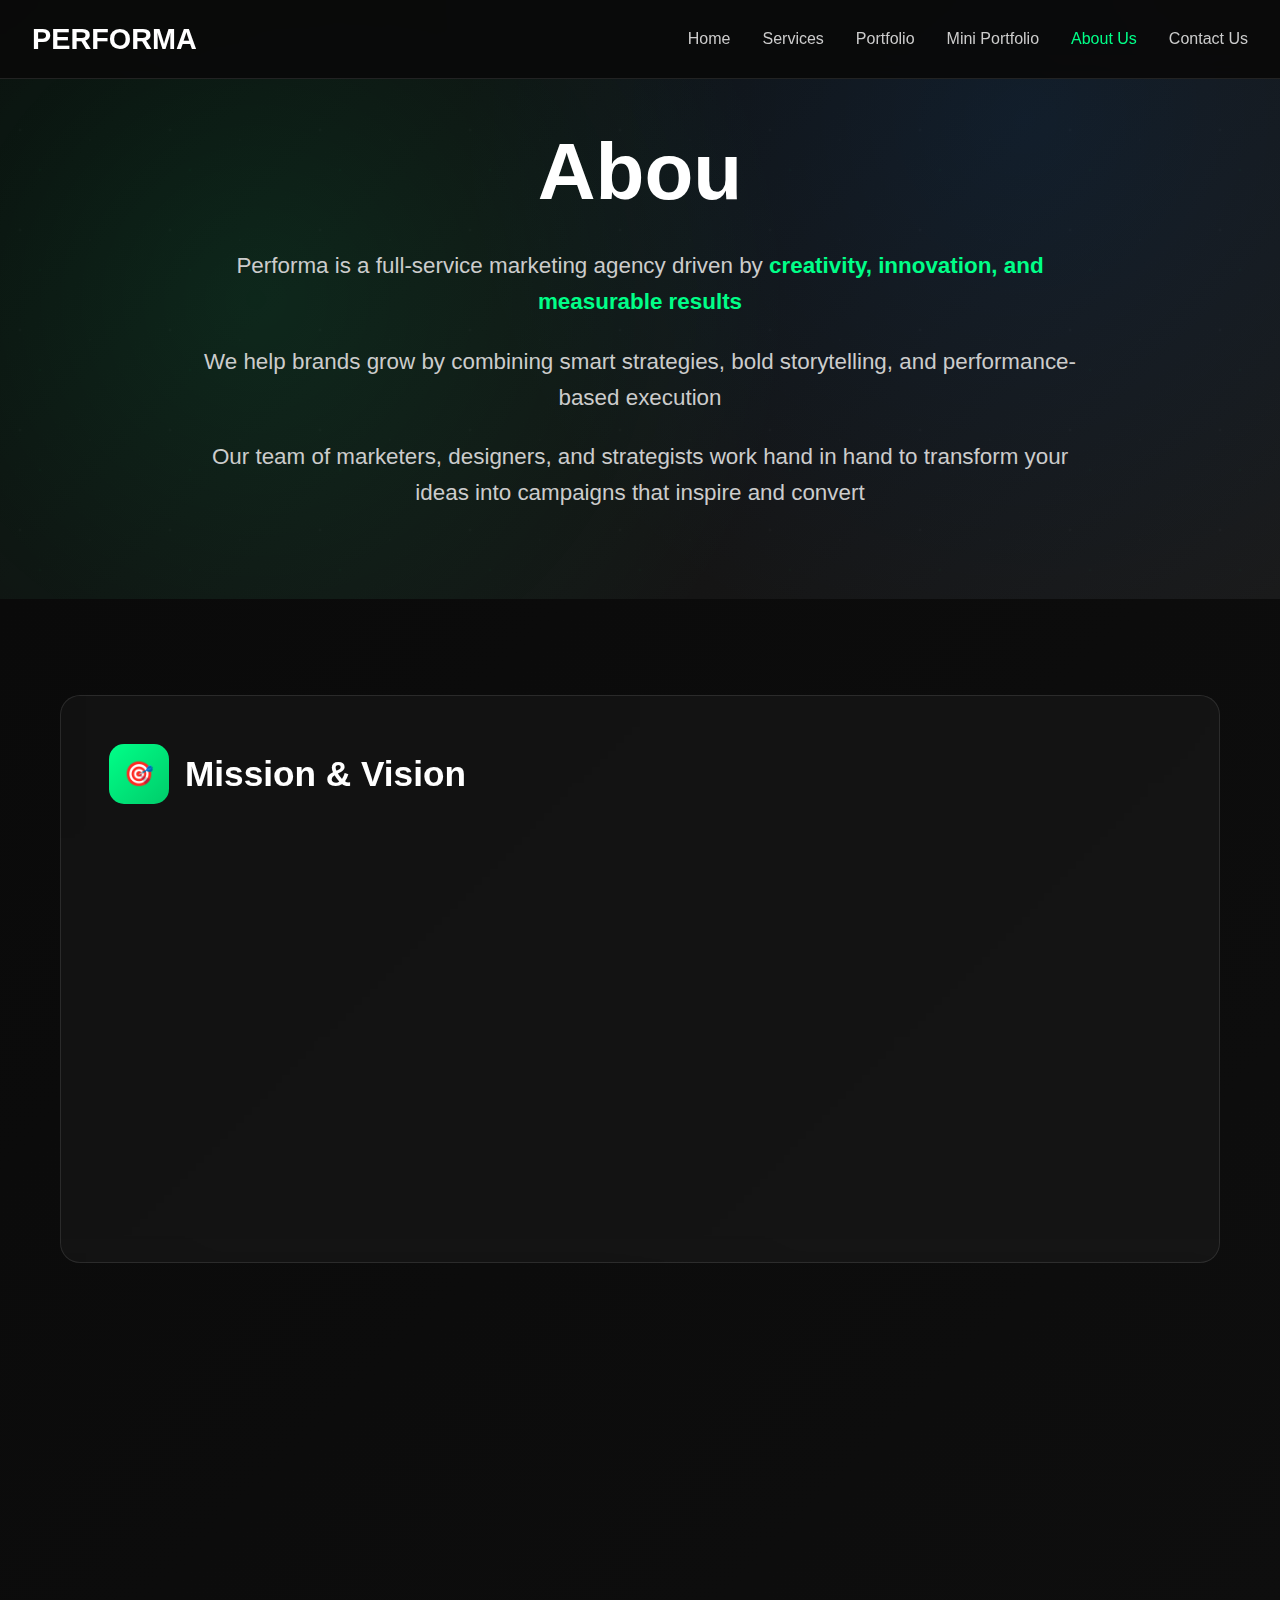
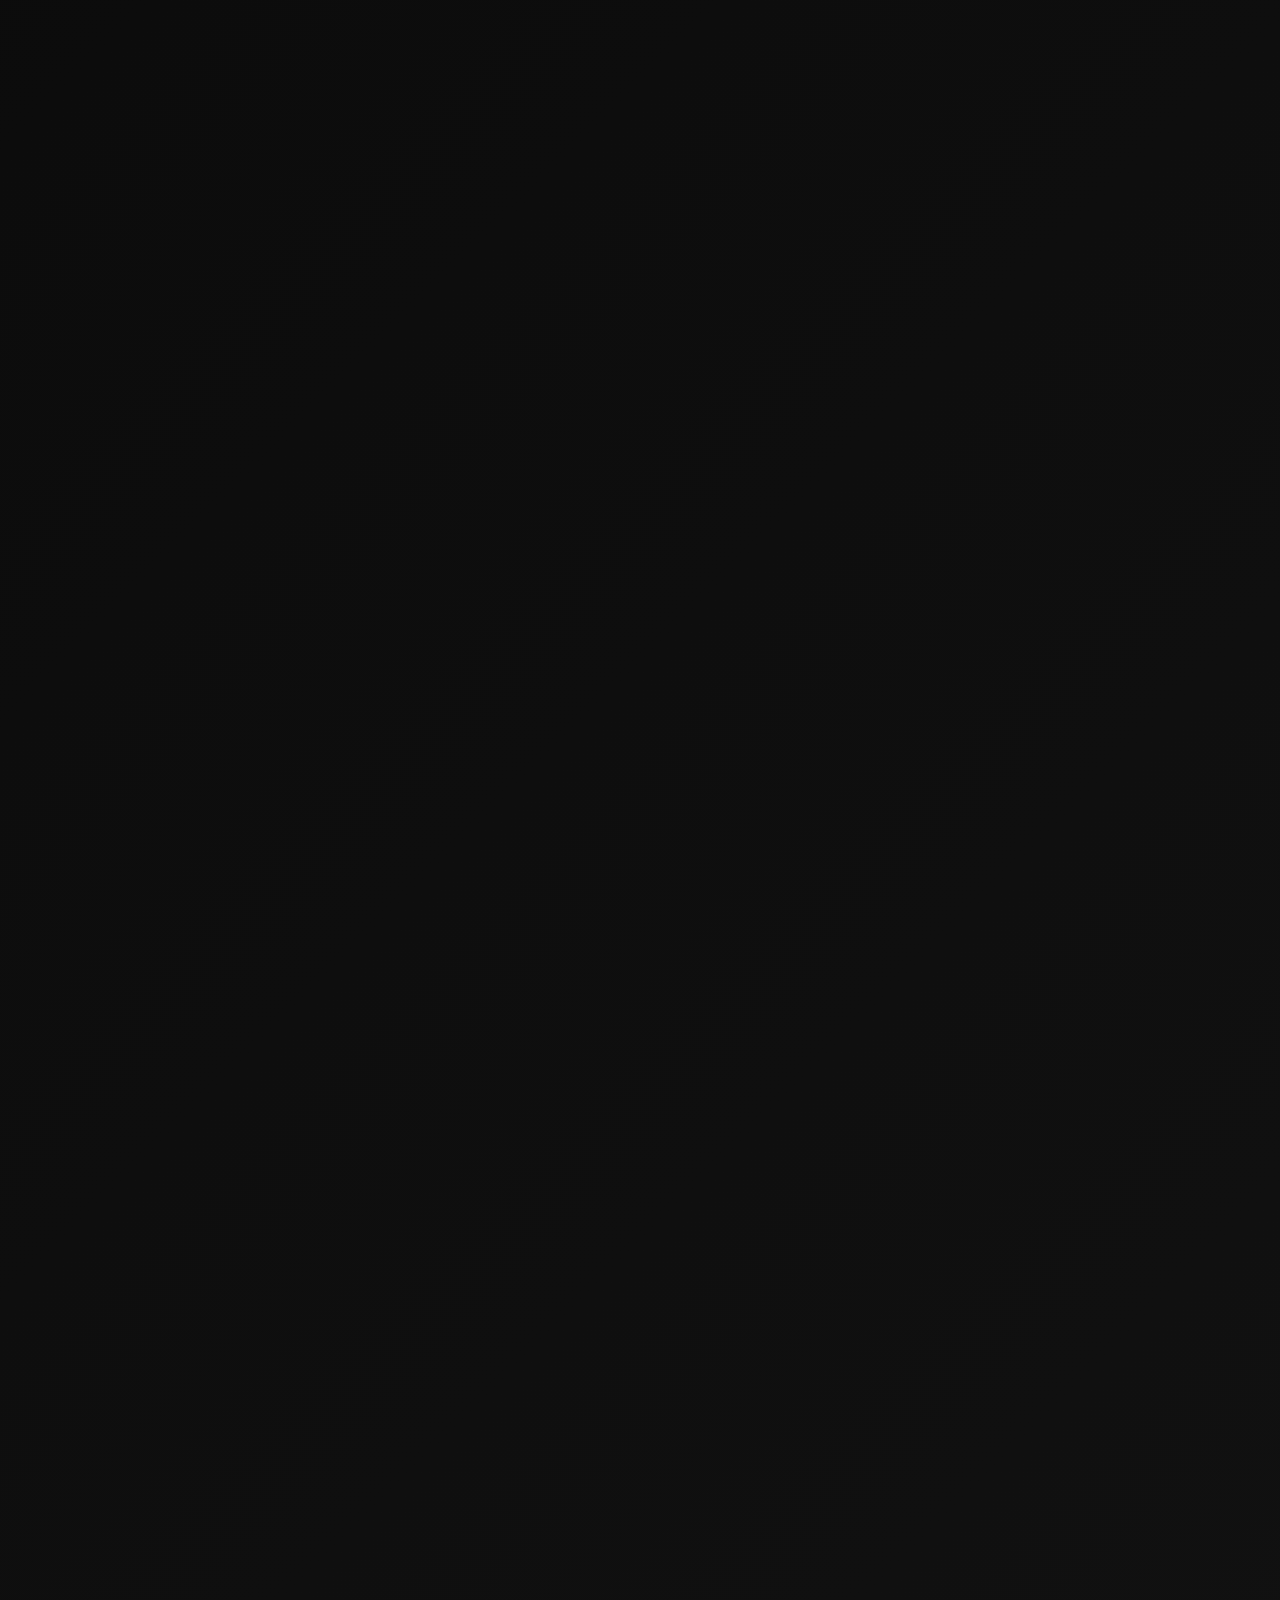
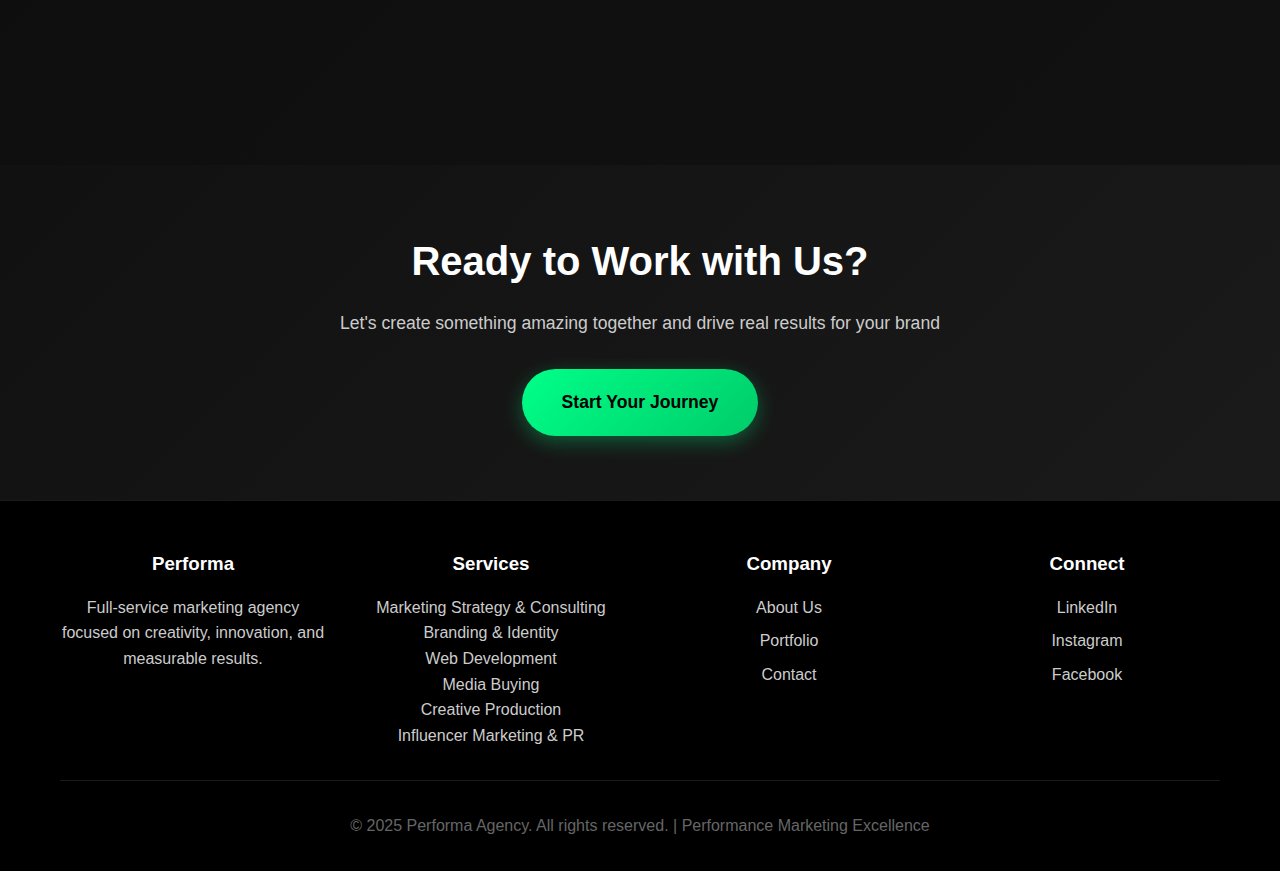
<file: about.html>
<!DOCTYPE html>
<html lang="en">
<head>
    <meta charset="UTF-8">
    <meta name="viewport" content="width=device-width, initial-scale=1.0">
    <title>About Us - Performa | Performance Marketing Excellence</title>
    <link rel="stylesheet" href="aboutStyle.css">
</head>
<body>
    <header>
        <nav>
            <a href="index.html" class="logo">PERFORMA</a>
            <button class="menu-toggle" aria-label="Open navigation" aria-expanded="false">
                <span class="bar"></span>
                <span class="bar"></span>
                <span class="bar"></span>
            </button>
            <ul class="nav-links">
                <li><a href="index.html">Home</a></li>
                <li><a href="index.html#services">Services</a></li>
                <li><a href="portfolio.html">Portfolio</a></li>
                <li><a href="miniPortfolio.html">Mini Portfolio</a></li>
                <li><a href="about.html" class="active">About Us</a></li>
                <li><a href="contact.html">Contact Us</a></li>
            </ul>
        </nav>
    </header>

    <section class="about-hero">
        <div class="container">
            <div class="about-hero-content animate-in">
                <h1>About Performa</h1>
                <p class="subtitle">Performa is a full-service marketing agency driven by <span class="highlight-text">creativity, innovation, and measurable results</span></p>
                <p class="subtitle">We help brands grow by combining smart strategies, bold storytelling, and performance-based execution</p>
                <p class="subtitle">Our team of marketers, designers, and strategists work hand in hand to transform your ideas into campaigns that inspire and convert</p>
            </div>
        </div>
    </section>

    <section class="about-main">
        <div class="container">
            <div class="about-content mobile-small-font">
                <!-- Mission & Vision Section -->
                <div class="about-section animate-in">
                    <h2>
                        <div class="section-icon">🎯</div>
                        Mission & Vision
                    </h2>
                    <div class="mission-vision">
                        <div class="mission-box animate-left">
                            <h3>Our Mission</h3>
                            <p>To empower businesses with innovative marketing solutions that connect them with their audience, build lasting brand value, and drive measurable growth</p>
                        </div>
                        <div class="vision-box animate-right">
                            <h3>Our Vision</h3>
                            <p>To become the leading marketing agency in the region, known for transforming brands into unforgettable experiences</p>
                        </div>
                    </div>
                </div>

                <!-- Core Values Section -->
                <div class="about-section animate-in">
                    <h2>
                        <div class="section-icon">⭐</div>
                        Core Values
                    </h2>
                    <div class="values-grid">
                        <div class="value-item">
                            <div class="value-icon">🎨</div>
                            <h4>Creativity with Purpose</h4>
                            <p>Every creative decision serves a strategic goal. We believe beautiful design must also drive business results.</p>
                        </div>
                        <div class="value-item">
                            <div class="value-icon">📊</div>
                            <h4>Data-Driven Decisions</h4>
                            <p>Analytics and insights guide our strategies. We let the numbers tell the story and inform every campaign.</p>
                        </div>
                        <div class="value-item">
                            <div class="value-icon">🤝</div>
                            <h4>Integrity & Transparency</h4>
                            <p>Honest communication in all our partnerships. We build trust through transparency and authentic relationships.</p>
                        </div>
                        <div class="value-item">
                            <div class="value-icon">❤️</div>
                            <h4>Client-First Approach</h4>
                            <p>Your success is our ultimate measure of success. We're invested in your growth and long-term prosperity.</p>
                        </div>
                        <div class="value-item">
                            <div class="value-icon">🚀</div>
                            <h4>Continuous Innovation</h4>
                            <p>Always evolving with the latest trends and technologies. We stay ahead of the curve to keep you competitive.</p>
                        </div>
                    </div>
                </div>

                <!-- Our Story Section -->
                <div class="about-section animate-in">
                    <h2>
                        <div class="section-icon">📖</div>
                        Our Story
                    </h2>
                    <div class="story-content">
                        <div class="story-quote">
                            "Marketing should not only look good but also perform"
                        </div>
                        
                        <p>Performa was founded with one core belief: <span class="highlight-text">marketing should not only look good but also perform</span>. We saw too many agencies creating beautiful campaigns that failed to deliver real business results, and performance-focused agencies that lacked creative soul.</p>
                        
                        <p>In a noisy market, many brands struggle to stand out. We created Performa to bridge the gap between <span class="highlight-text">creative storytelling and performance-driven marketing</span>, delivering campaigns that are both inspiring and effective.</p>
                        
                        <p>Every project we take on is an opportunity to prove that creativity and performance can work hand in hand to create marketing that doesn't just capture attention, but drives real business results. We're not just marketers – we're growth partners committed to your success.</p>

                        <p>Today, Performa continues to evolve, combining the latest in marketing technology with timeless principles of great storytelling to help brands not just survive, but thrive in an increasingly competitive landscape.</p>
                    </div>
                </div>
            </div>
        </div>
    </section>

    <section class="cta-section">
        <div class="container">
            <h2>Ready to Work with Us?</h2>
            <p>Let's create something amazing together and drive real results for your brand</p>
            <a href="index.html#contact" class="cta-button">Start Your Journey</a>
        </div>
    </section>

    <footer>
        <div class="container">
            <div class="footer-content">
                <div class="footer-section">
                    <h3>Performa</h3>
                    <p style="color: #ccc;">Full-service marketing agency focused on creativity, innovation, and measurable results.</p>
                </div>
                <div class="footer-section" style="color: #ccc;">
                    <h3>Services</h3>
                    <p >Marketing Strategy & Consulting</p>
                    <p >Branding & Identity</p>
                    <p >Web Development</p>
                    <p >Media Buying</p>
                    <p >Creative Production</p>
                    <p >Influencer Marketing & PR</p>
                </div>
                <div class="footer-section">
                    <h3>Company</h3>
                    <a href="about.html">About Us</a>
                    <a href="index.html#portfolio">Portfolio</a>
                    <a href="contact.html">Contact</a>
                </div>
                <div class="footer-section">
                    <h3>Connect</h3>
                    <a href="#linkedin">LinkedIn</a>
                    <a href="https://www.instagram.com/performa.co?igsh=MXBxN3UzYTltdmZpdQ==" target="_blank" rel="noopener noreferrer">Instagram</a>
                    <a href="#facebook">Facebook</a>

                </div>
            </div>
            <div style="border-top: 1px solid rgba(255,255,255,0.1); padding-top: 2rem; margin-top: 2rem;">
                <p>&copy; 2025 Performa Agency. All rights reserved. | Performance Marketing Excellence</p>
            </div>
        </div>
    </footer>
    
    <script src="aboutScript.js"></script>
</body>
</html>
</file>
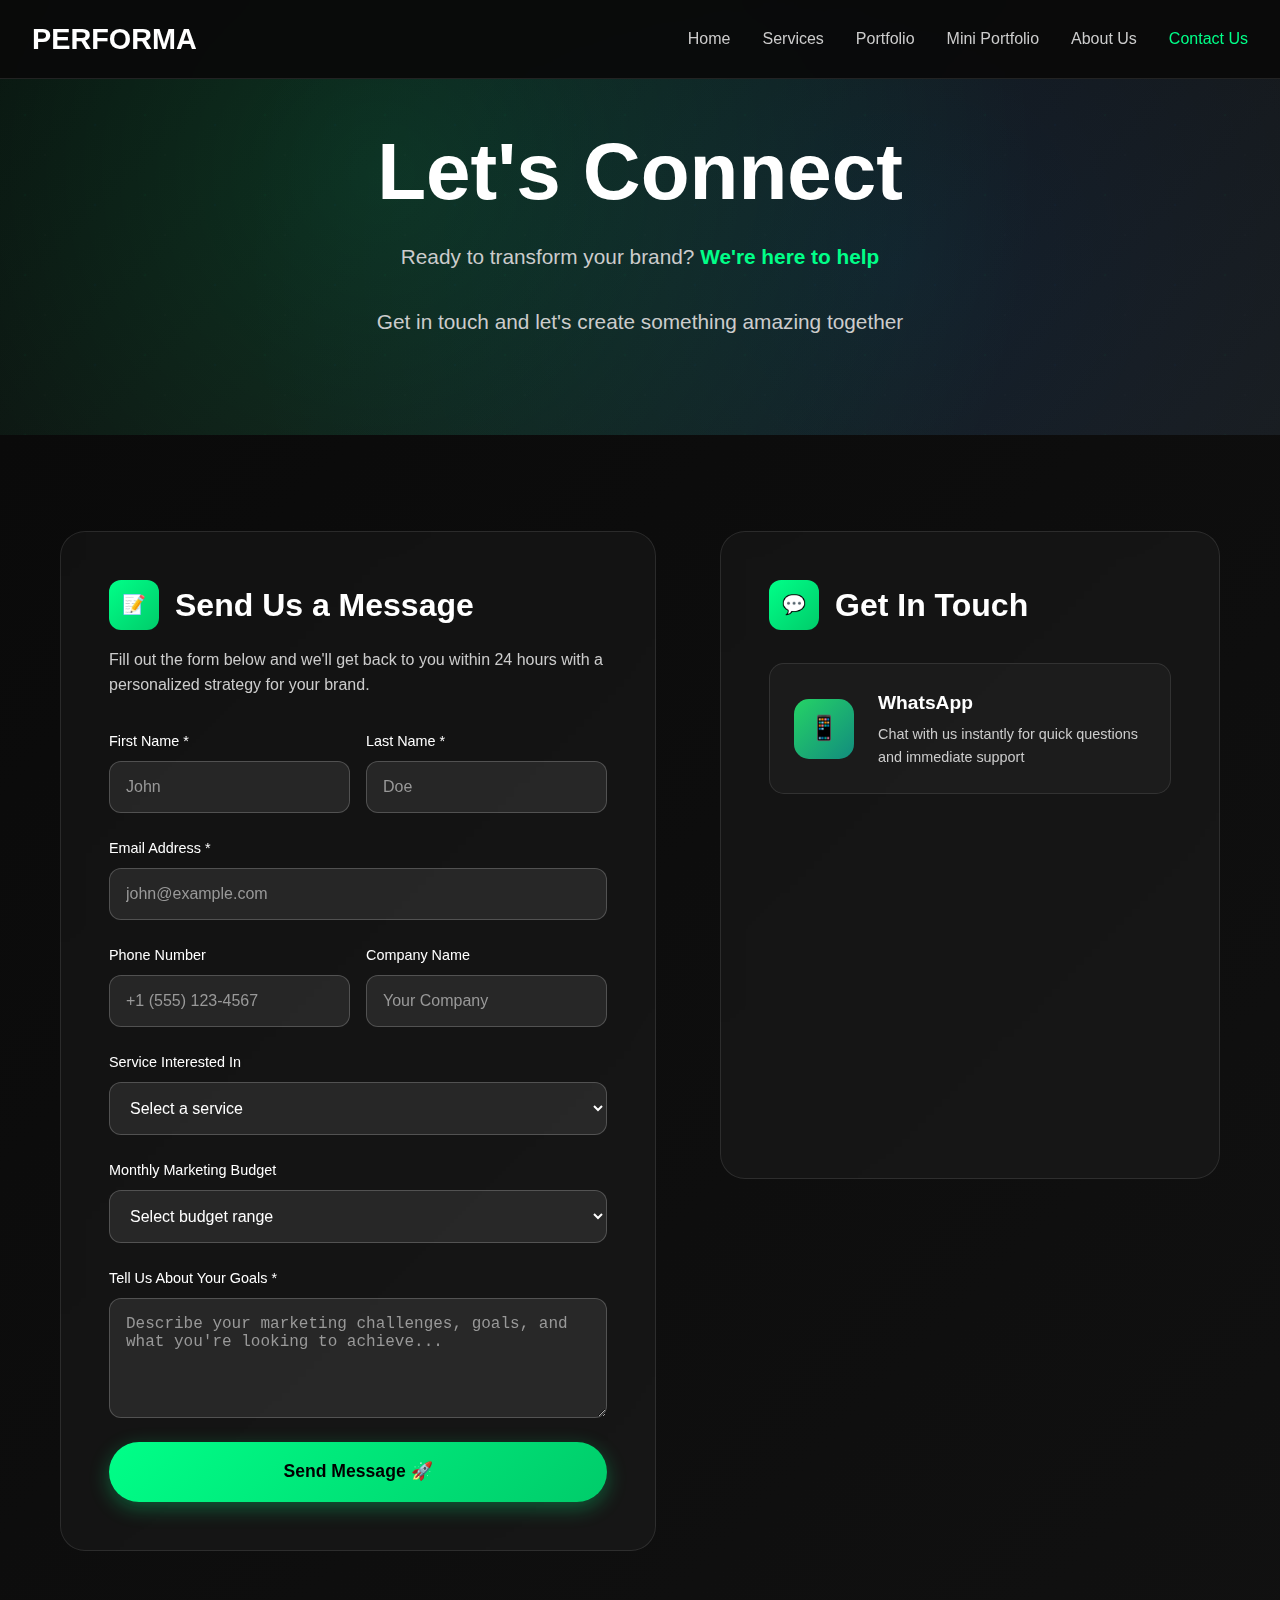
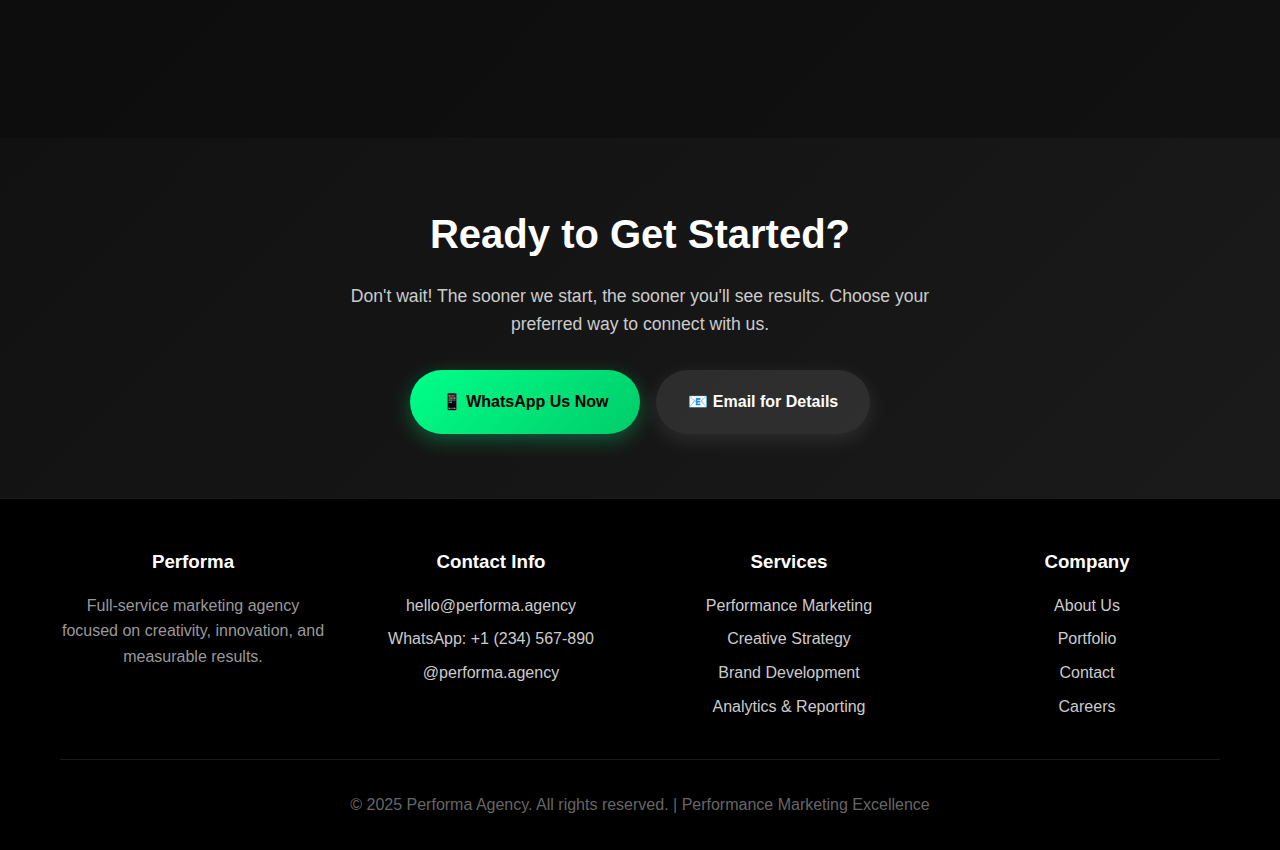
<file: contact.html>
<!DOCTYPE html>
<html lang="en">
<head>
    <meta charset="UTF-8">
    <meta name="viewport" content="width=device-width, initial-scale=1.0">
    <title>Contact Us - Performa | Get In Touch</title>
    <link rel="stylesheet" href="contactStyle.css">
</head>
<body>
    <header>
        <nav>
            <a href="index.html" class="logo">PERFORMA</a>
            <button class="menu-toggle" aria-label="Open navigation" aria-expanded="false">
                <span class="bar"></span>
                <span class="bar"></span>
                <span class="bar"></span>
            </button>
            <ul class="nav-links">
                <li><a href="index.html">Home</a></li>
                <li><a href="index.html#services">Services</a></li>
                <li><a href="portfolio.html" >Portfolio</a></li>
                <li><a href="miniPortfolio.html">Mini Portfolio</a></li>
                <li><a href="about.html">About Us</a></li>
                <li><a href="contact.html" class="active">Contact Us</a></li>
            </ul>
        </nav>
    </header>

    <!-- Floating WhatsApp Button -->
    <a href="https://wa.me/201055148006?text=Hi%20Performa!%20I'm%20interested%20in%20your%20marketing%20services" class="whatsapp-float" target="_blank" title="Chat with us on WhatsApp">
        📱
    </a>

    <section class="contact-hero">
        <div class="container">
            <div class="contact-hero-content animate-in">
                <h1>Let's Connect</h1>
                <p class="subtitle">Ready to transform your brand? <span class="highlight-text">We're here to help</span></p>
                <p class="subtitle">Get in touch and let's create something amazing together</p>
            </div>
        </div>
    </section>

    <section class="contact-main">
        <div class="container">
            <div class="contact-grid">
                
                <!-- Contact Form -->
                <div class="contact-form-section animate-left">
                    <h2>
                        <div class="section-icon">📝</div>
                        Send Us a Message
                    </h2>
                    <p>Fill out the form below and we'll get back to you within 24 hours with a personalized strategy for your brand.</p>
                    
                    <form class="contact-form" id="contactForm">
                        <div class="form-row">
                            <div class="form-group">
                                <label for="firstName">First Name *</label>
                                <input type="text" id="firstName" name="firstName" required placeholder="John">
                            </div>
                            <div class="form-group">
                                <label for="lastName">Last Name *</label>
                                <input type="text" id="lastName" name="lastName" required placeholder="Doe">
                            </div>
                        </div>
                        
                        <div class="form-group">
                            <label for="email">Email Address *</label>
                            <input type="email" id="email" name="email" required placeholder="john@example.com">
                        </div>
                        
                        <div class="form-row">
                            <div class="form-group">
                                <label for="phone">Phone Number</label>
                                <input type="tel" id="phone" name="phone" placeholder="+1 (555) 123-4567">
                            </div>
                            <div class="form-group">
                                <label for="company">Company Name</label>
                                <input type="text" id="company" name="company" placeholder="Your Company">
                            </div>
                        </div>
                        
                        <div class="form-group">
                            <label for="service">Service Interested In</label>
                            <select id="service" name="service">
                                <option value="">Select a service</option>
                                <option value="performance-marketing">Performance Marketing</option>
                                <option value="creative-strategy">Creative Strategy</option>
                                <option value="brand-development">Brand Development</option>
                                <option value="social-media">Social Media Management</option>
                                <option value="analytics">Analytics & Reporting</option>
                                <option value="consultation">Free Consultation</option>
                            </select>
                        </div>
                        
                        <div class="form-group">
                            <label for="budget">Monthly Marketing Budget</label>
                            <select id="budget" name="budget">
                                <option value="">Select budget range</option>
                                <option value="5k-10k">$5,000 - $10,000</option>
                                <option value="10k-25k">$10,000 - $25,000</option>
                                <option value="25k-50k">$25,000 - $50,000</option>
                                <option value="50k+">$50,000+</option>
                                <option value="discuss">Let's discuss</option>
                            </select>
                        </div>
                        
                        <div class="form-group">
                            <label for="message">Tell Us About Your Goals *</label>
                            <textarea id="message" name="message" required placeholder="Describe your marketing challenges, goals, and what you're looking to achieve..."></textarea>
                        </div>
                        
                        <button type="submit" class="submit-button">
                            Send Message 🚀
                        </button>
                    </form>
                </div>

                <!-- Contact Info -->
                <div class="contact-info animate-right">
                    
                    <!-- Contact Methods -->
                    <div class="contact-methods">
                        <h2>
                            <div class="section-icon">💬</div>
                            Get In Touch
                        </h2>
                        
                        <a href="https://wa.me/201055148006?text=Hi%20Performa!%20I'm%20interested%20in%20your%20marketing%20services" class="contact-method" target="_blank">
                            <div class="contact-method-icon whatsapp-icon">📱</div>
                            <div class="contact-method-info">
                                <h3>WhatsApp</h3>
                                <p>Chat with us instantly for quick questions and immediate support</p>
                            </div>
                        </a>
                        
                        <a href="mailto:hello@performa.agency" class="contact-method">
                            <div class="contact-method-icon email-icon">📧</div>
                            <div class="contact-method-info">
                                <h3>Email Us</h3>
                                <p>hello@performa.agency - We respond within 4 hours</p>
                            </div>
                        </a>
                        
                        <a href="https://instagram.com/performa.agency" class="contact-method" target="_blank">
                            <div class="contact-method-icon instagram-icon">📸</div>
                            <div class="contact-method-info">
                                <h3>Instagram</h3>
                                <p>@performa.agency - Follow us for marketing tips and updates</p>
                            </div>
                        </a>
                    </div>

                    <!-- Business Hours -->
                    <div class="business-info">
                        <h2>
                            <div class="section-icon">🕐</div>
                            Business Hours
                        </h2>
                        
                        <div class="hours-grid">
                            <div class="hour-item">
                                <span class="day">Saturday - Thursday</span>
                                <span class="time">10:00 AM - 6:00 PM</span>
                            </div>
                            <div class="hour-item closed">
                                <span class="day">Friday</span>
                                <span class="time">Closed</span>
                            </div>
                            
                        </div>
                        
                        <div style="margin-top: 1.5rem; padding: 1rem; background: rgba(0, 255, 136, 0.1); border-radius: 10px; border: 1px solid rgba(0, 255, 136, 0.2);">
                            <p style="color: #00ff88; font-weight: 600; margin: 0;">⚡ Emergency Support Available</p>
                            <p style="color: #ccc; font-size: 0.9rem; margin: 0.5rem 0 0;">For urgent campaigns, we're available 24/7 via WhatsApp</p>
                        </div>
                    </div>
                </div>
            </div>
        </div>
    </section>

    <section class="cta-section">
        <div class="container">
            <div class="cta-content">
                <h2>Ready to Get Started?</h2>
                <p>Don't wait! The sooner we start, the sooner you'll see results. Choose your preferred way to connect with us.</p>
                <div class="cta-buttons">
                    <a href="https://wa.me/201055148006?text=Hi%20Performa!%20I%20want%20to%20schedule%20a%20free%20consultation" class="cta-button" target="_blank">
                        📱 WhatsApp Us Now
                    </a>
                    <a href="mailto:hello@performa.agency?subject=Free%20Strategy%20Session%20Request" class="cta-button secondary">
                        📧 Email for Details
                    </a>
                </div>
            </div>
        </div>
    </section>

    <footer>
        <div class="container">
            <div class="footer-content">
                <div class="footer-section">
                    <h3>Performa</h3>
                    <p style="color: #999;">Full-service marketing agency focused on creativity, innovation, and measurable results.</p>
                </div>
                <div class="footer-section">
                    <h3>Contact Info</h3>
                    <a href="mailto:hello@performa.agency">hello@performa.agency</a>
                    <a href="https://wa.me/201055148006" target="_blank">WhatsApp: +1 (234) 567-890</a>
                    <a href="https://instagram.com/performa.agency" target="_blank">@performa.agency</a>
                </div>
                <div class="footer-section">
                    <h3>Services</h3>
                    <a href="services.html">Performance Marketing</a>
                    <a href="services.html">Creative Strategy</a>
                    <a href="services.html">Brand Development</a>
                    <a href="services.html">Analytics & Reporting</a>
                </div>
                <div class="footer-section">
                    <h3>Company</h3>
                    <a href="about.html">About Us</a>
                    <a href="portfolio.html">Portfolio</a>
                    <a href="contact.html">Contact</a>
                    <a href="#careers">Careers</a>
                </div>
            </div>
            <div style="border-top: 1px solid rgba(255,255,255,0.1); padding-top: 2rem; margin-top: 2rem;">
                <p>&copy; 2025 Performa Agency. All rights reserved. | Performance Marketing Excellence</p>
            </div>
        </div>
    </footer>
    <script src="contactScript.js"></script>
</body>
</html>
</file>
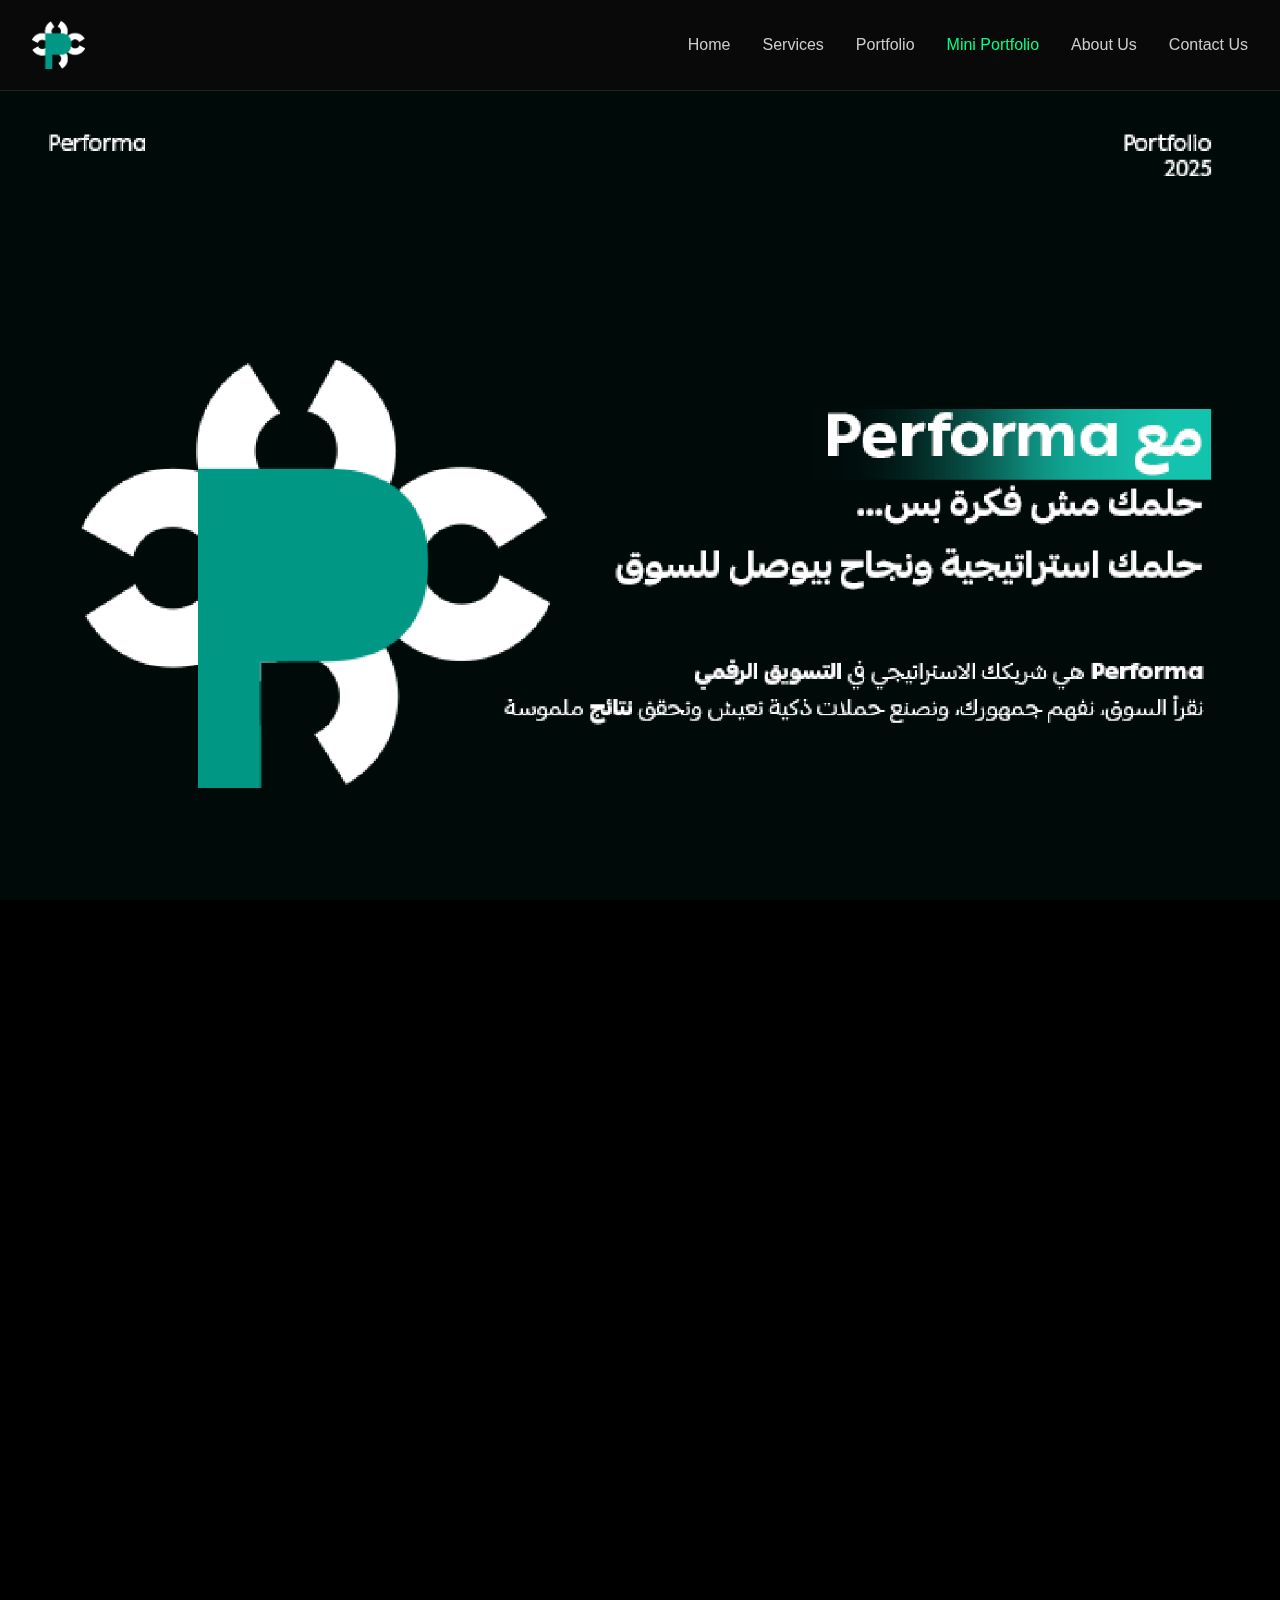
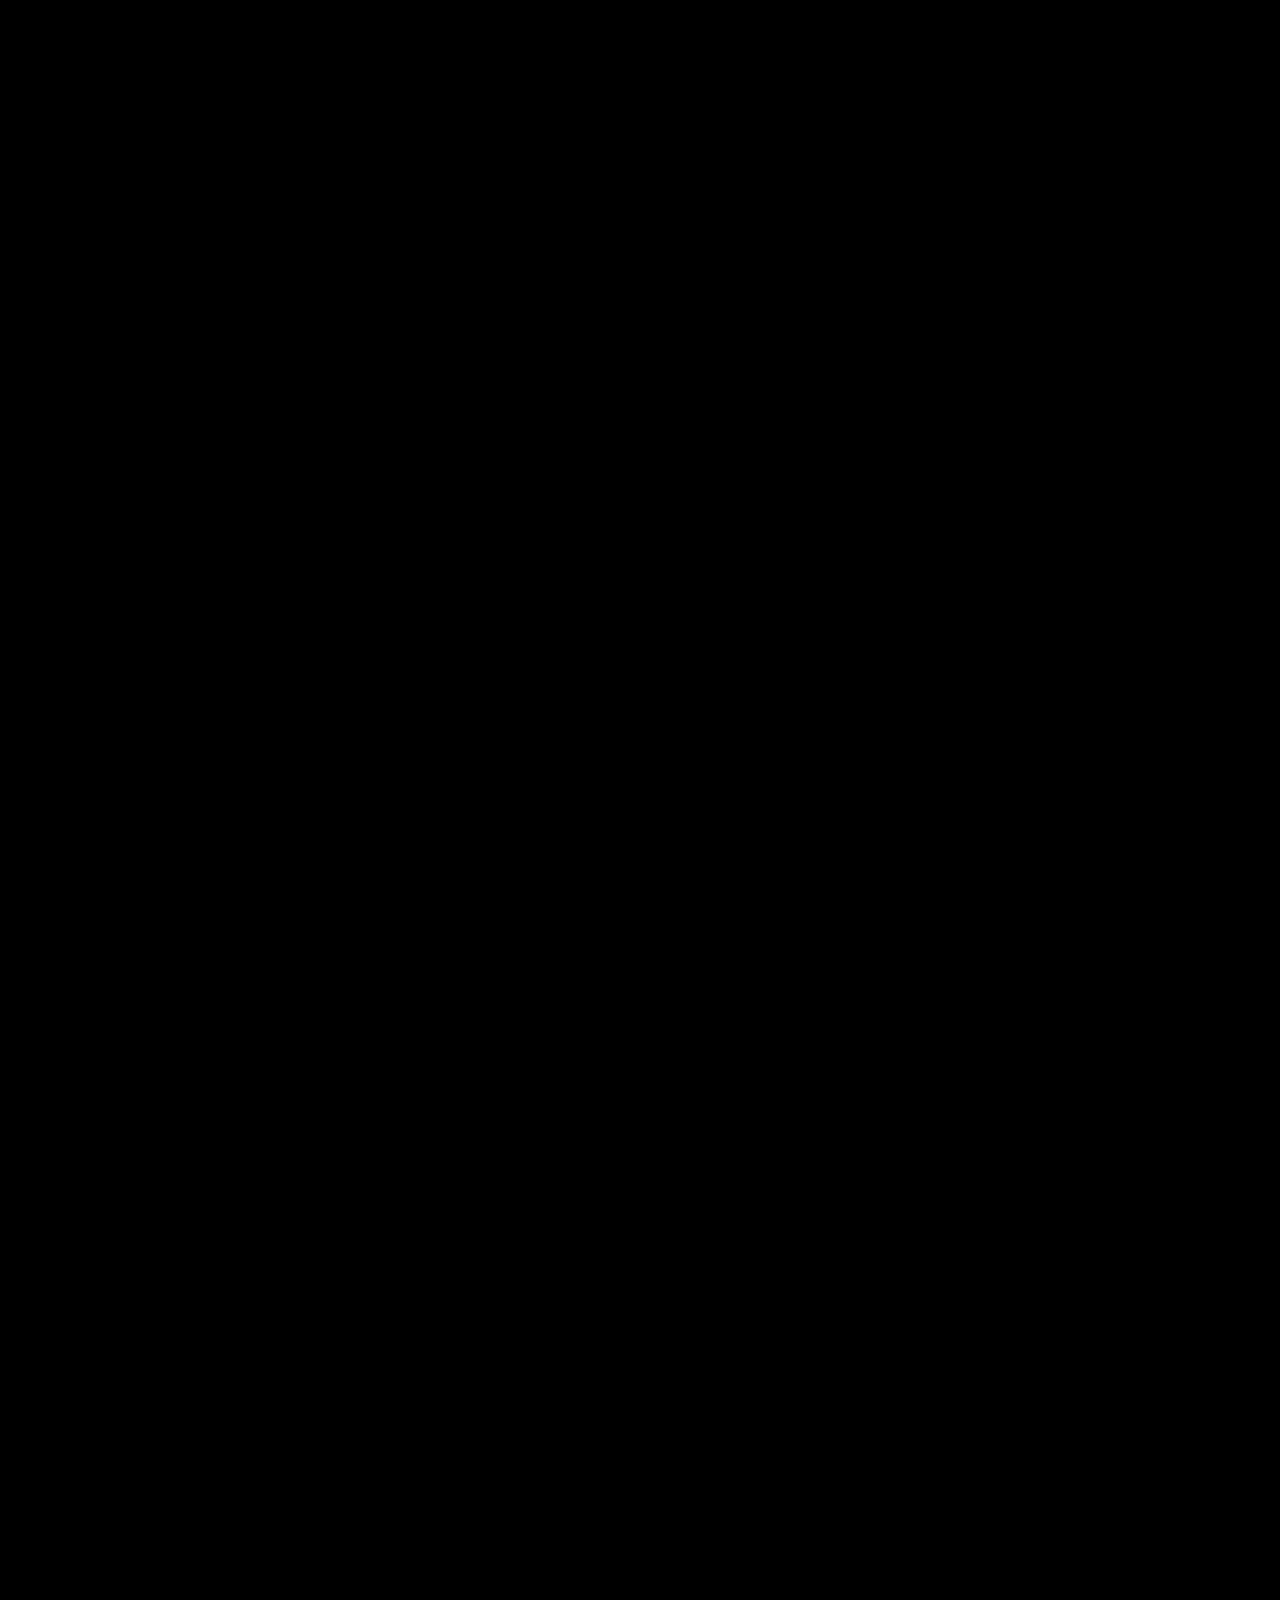
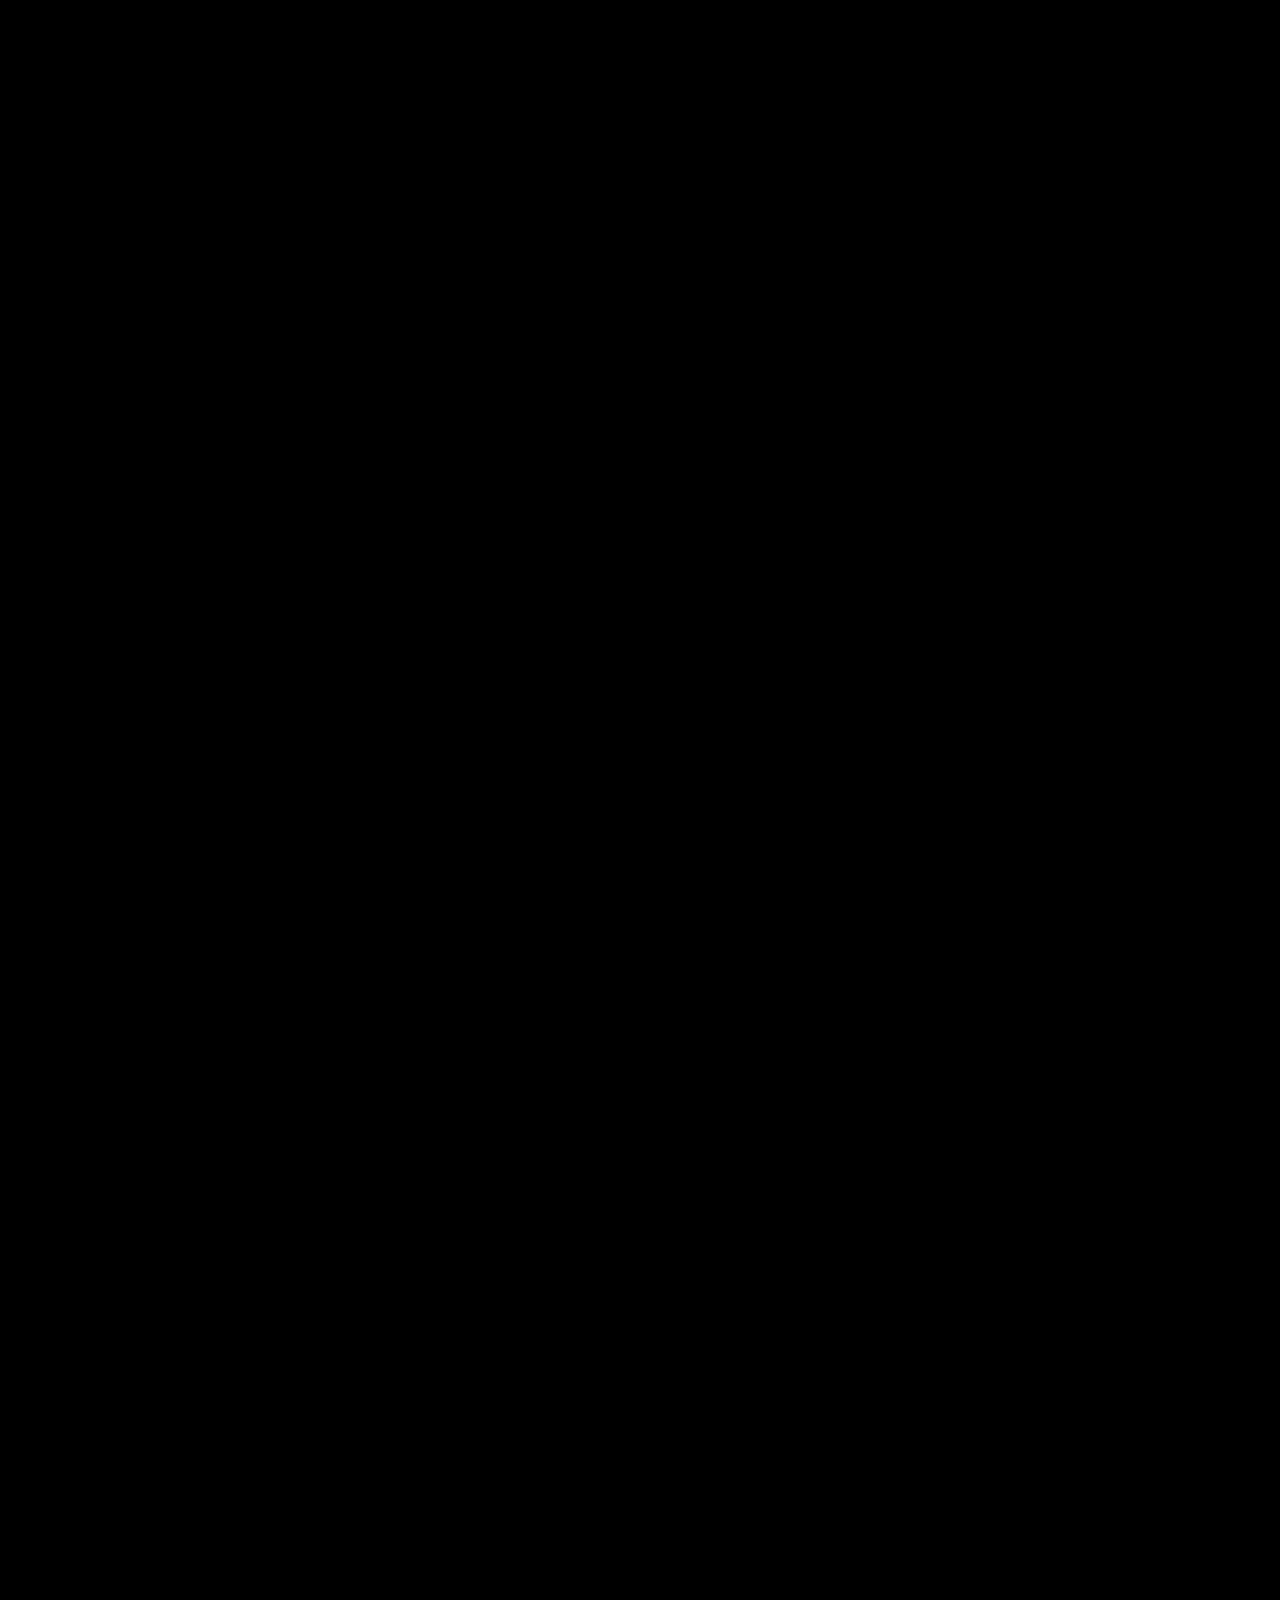
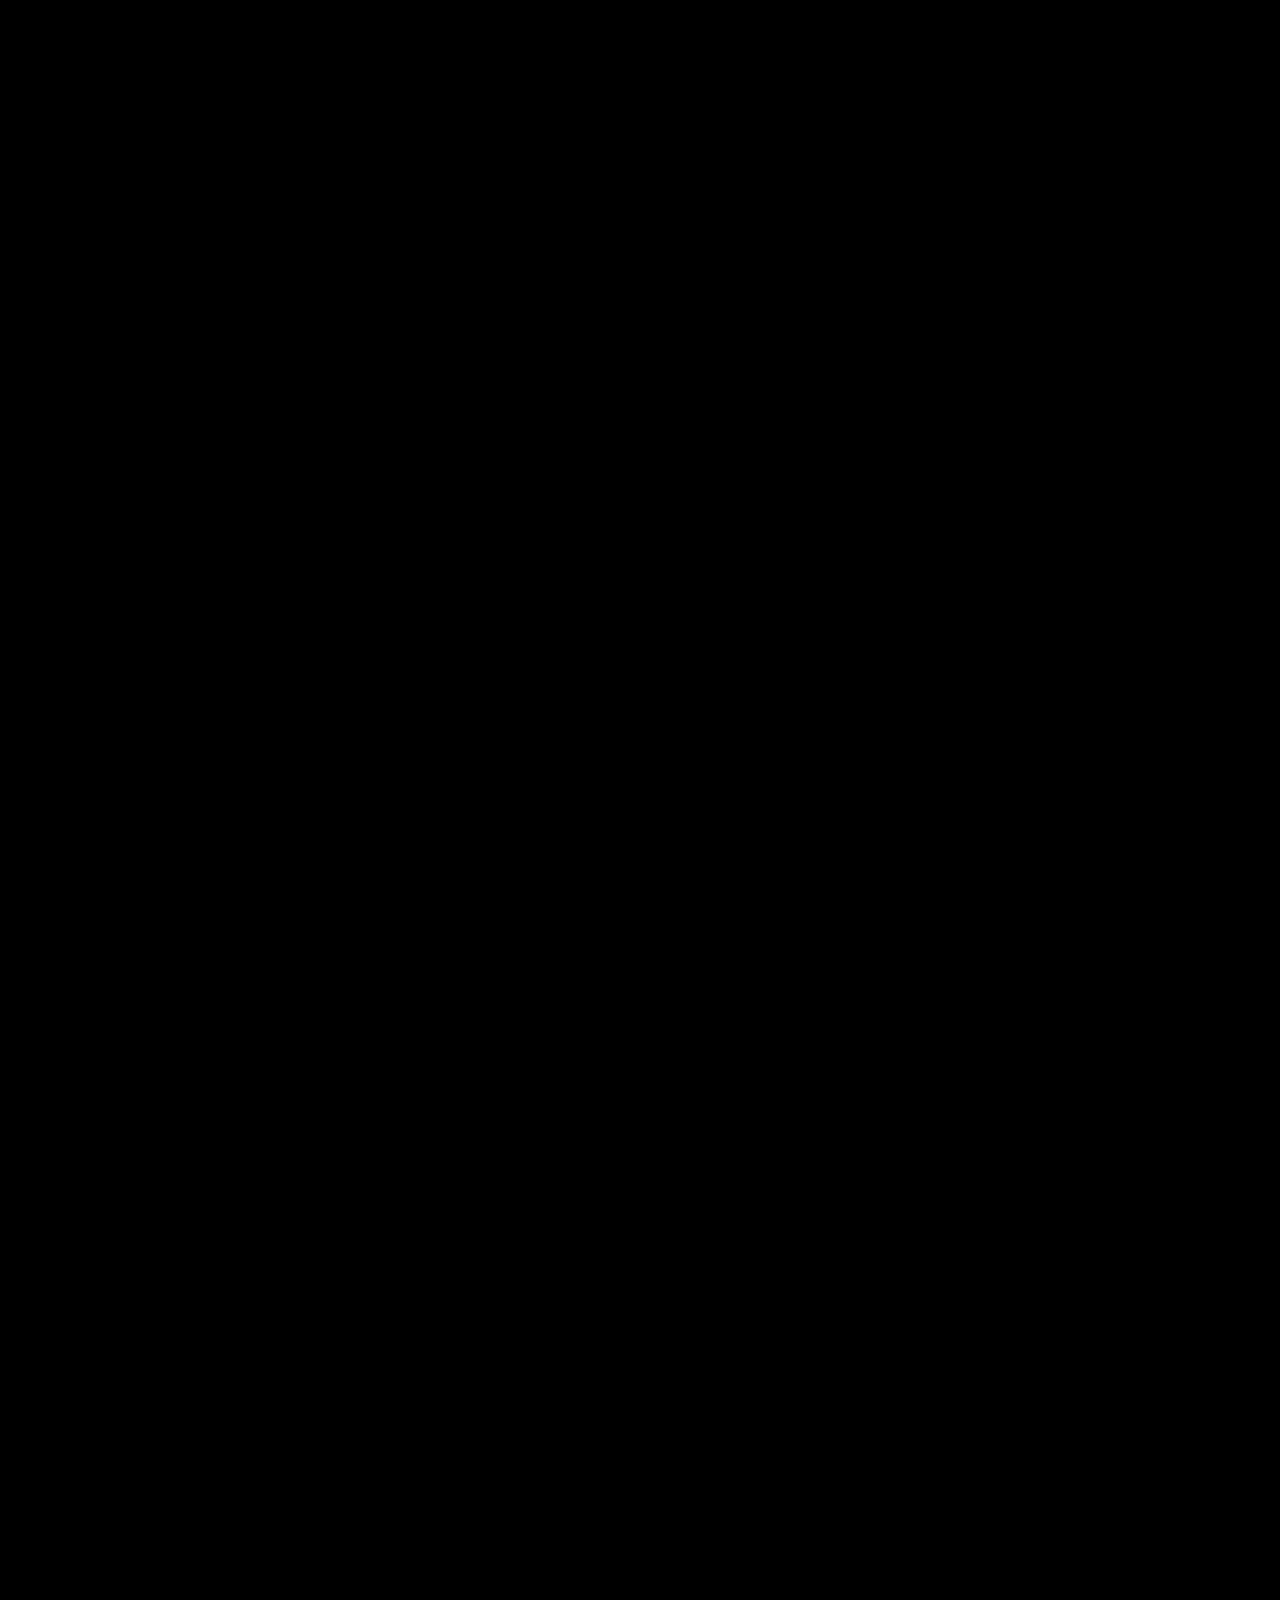
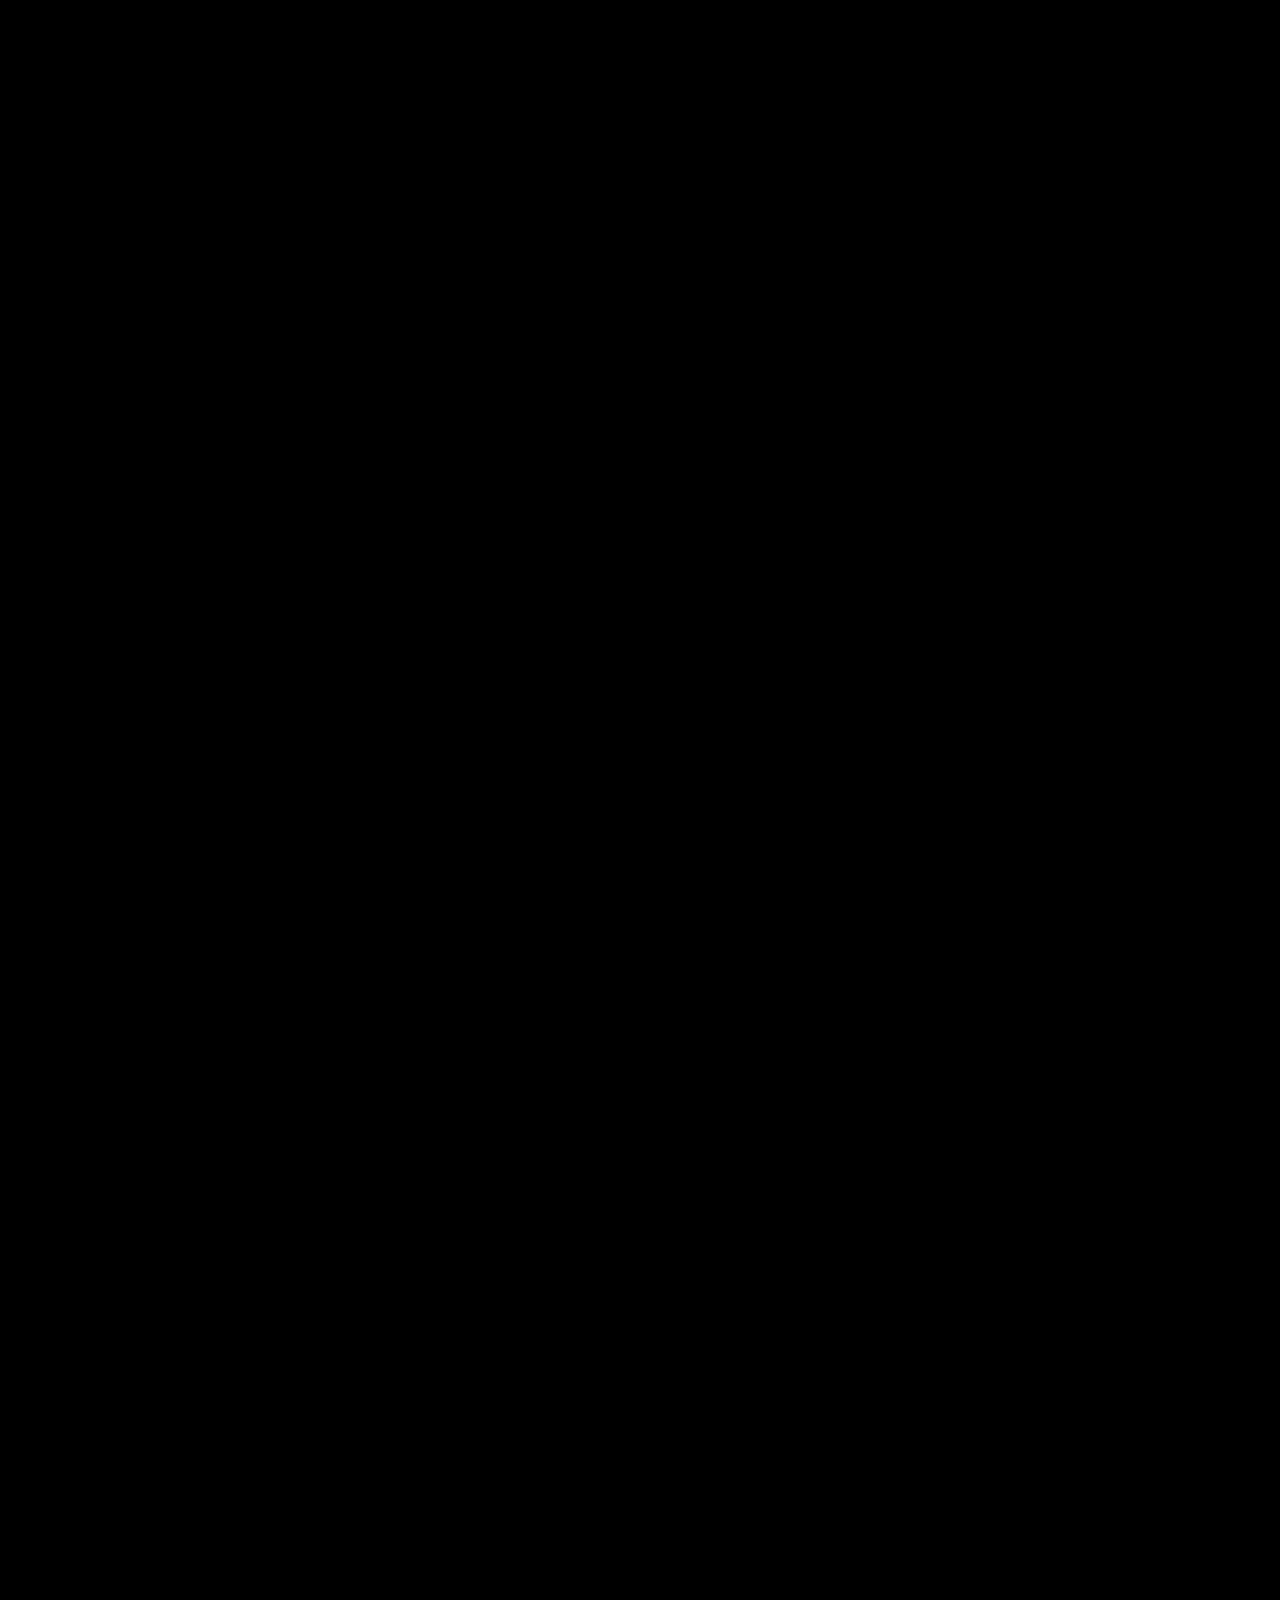
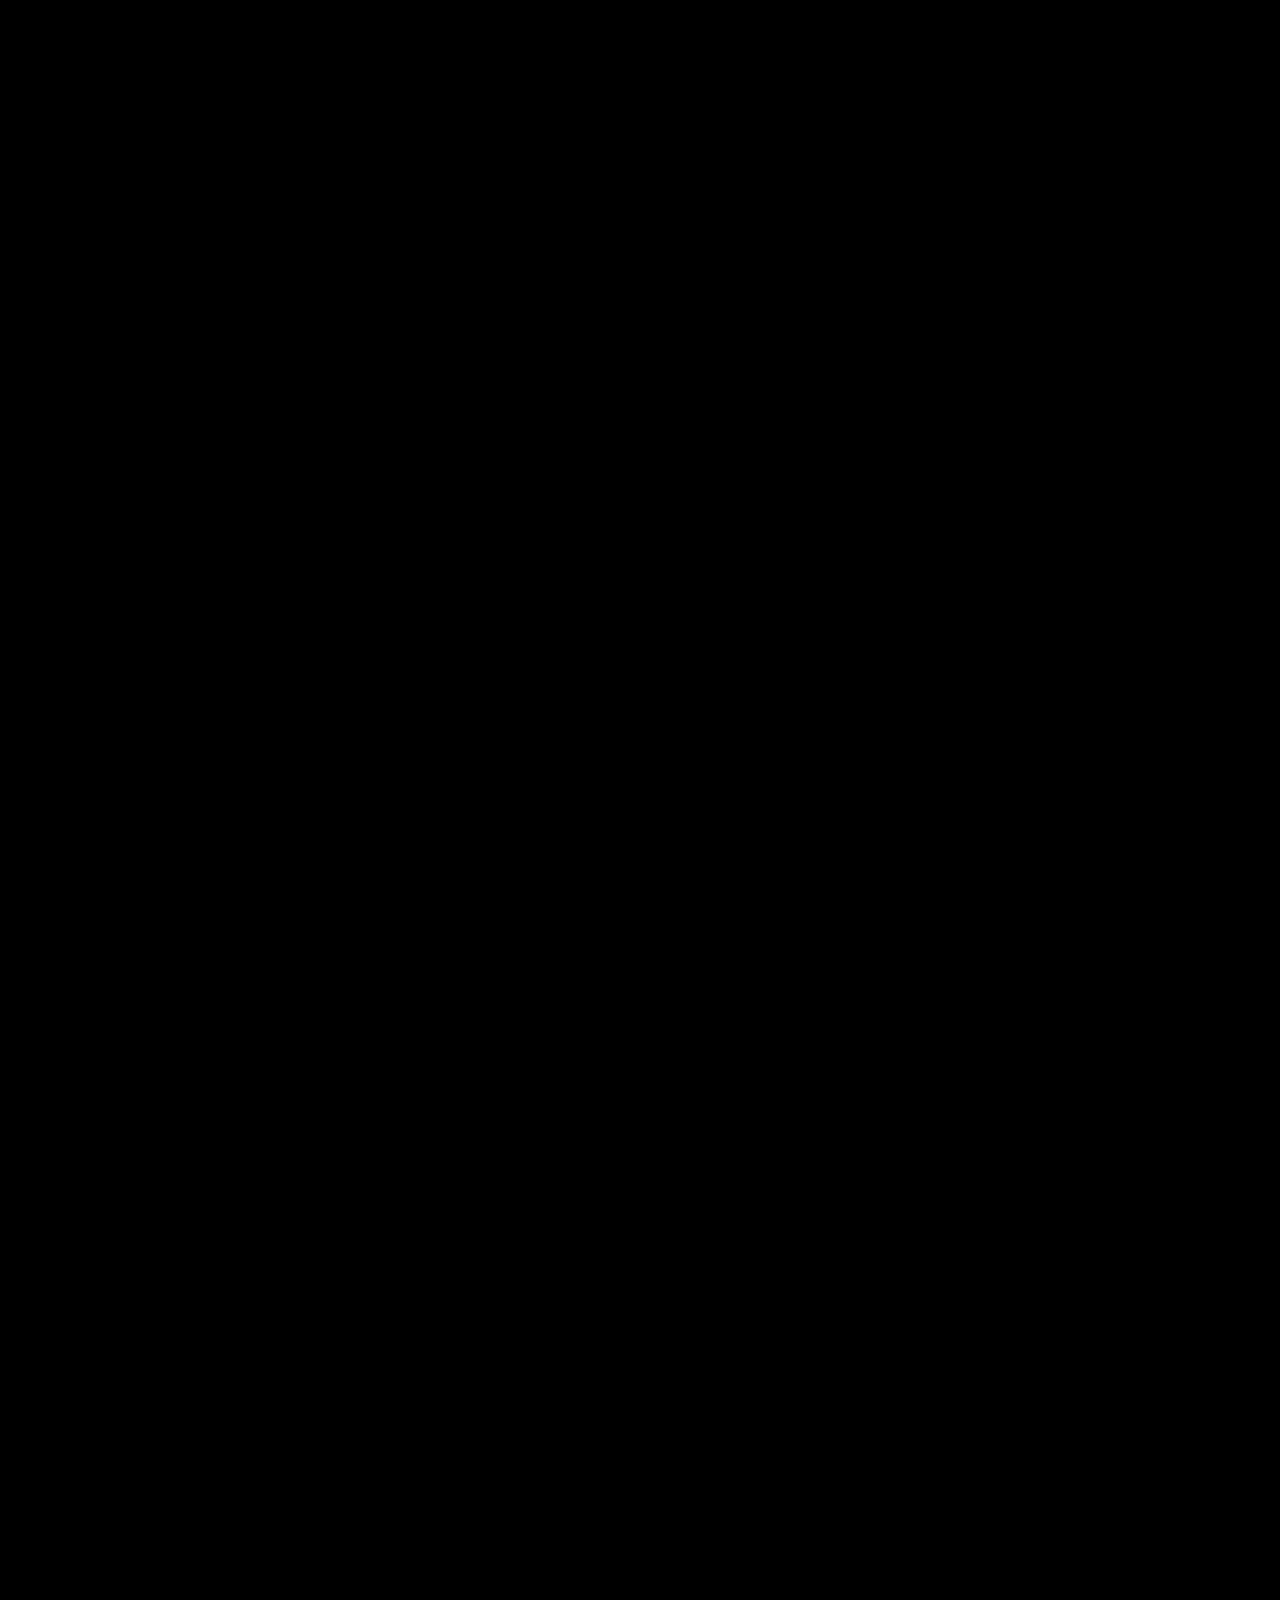
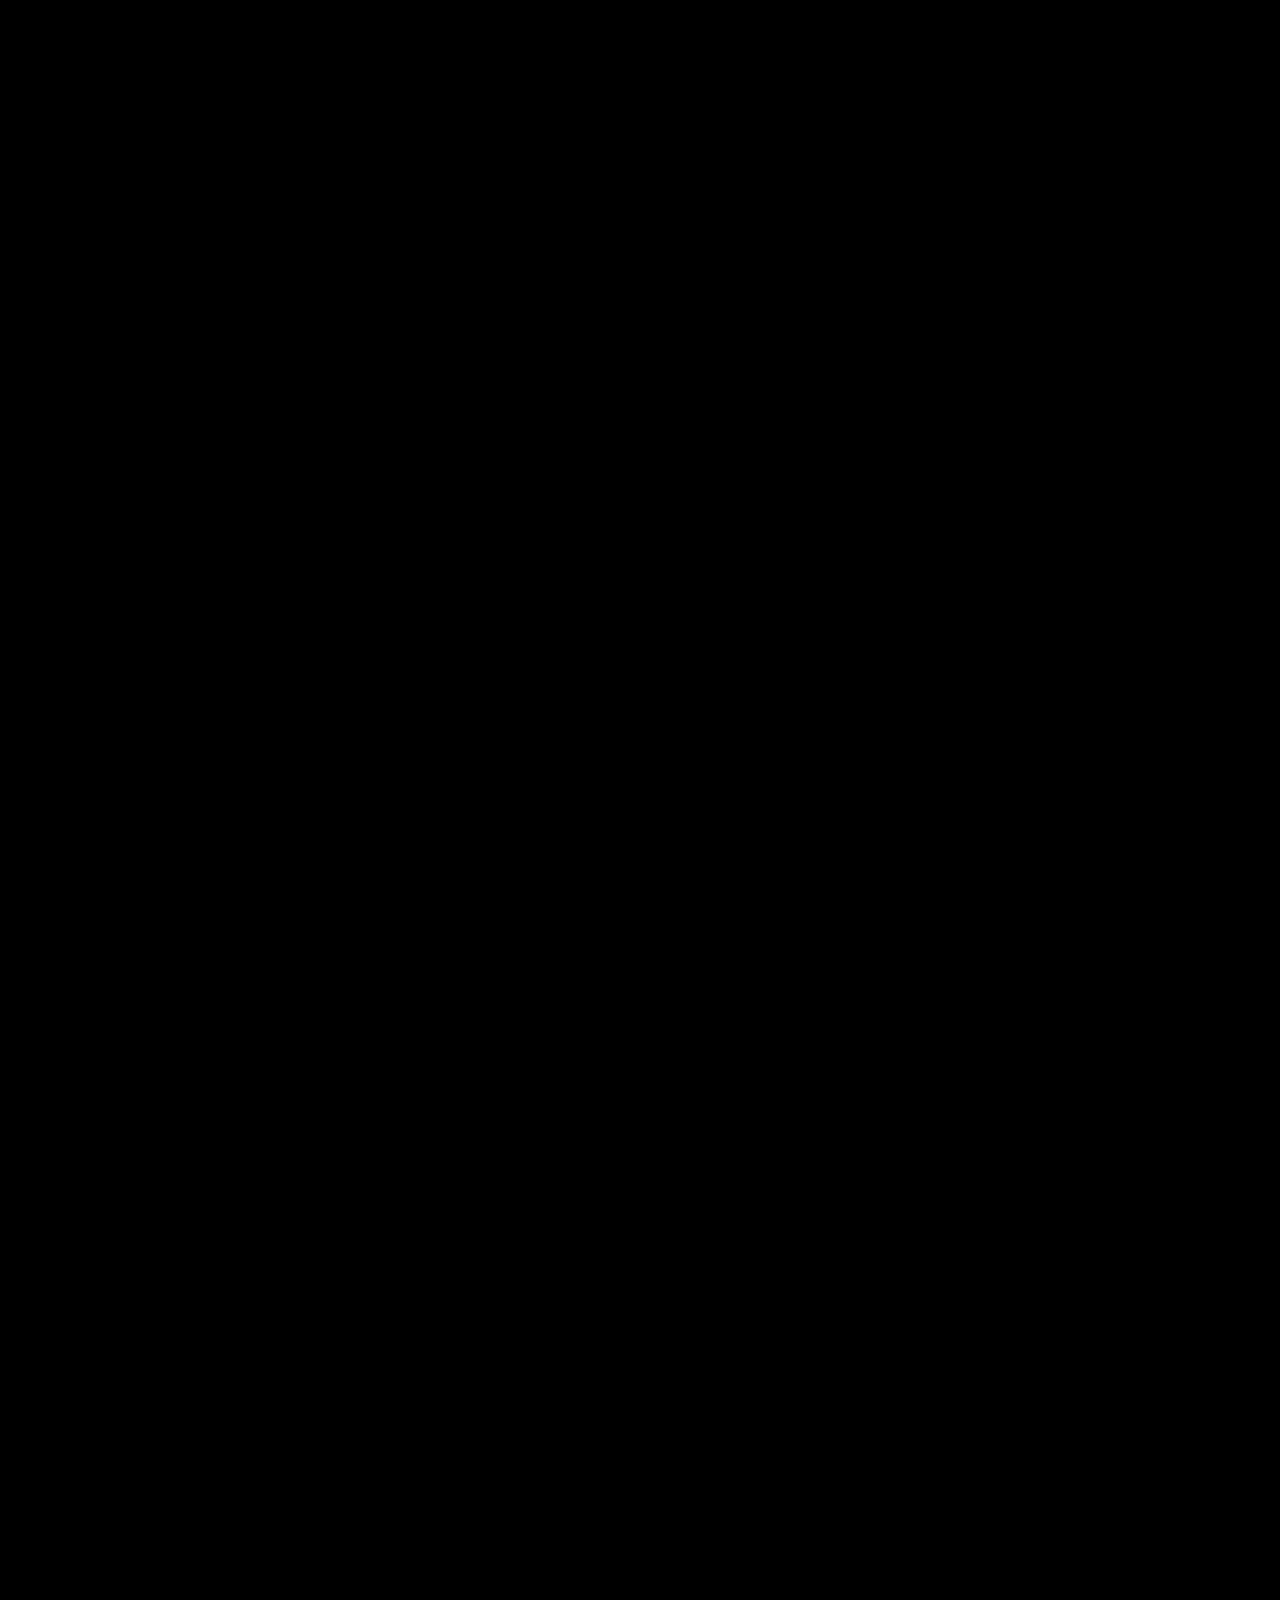
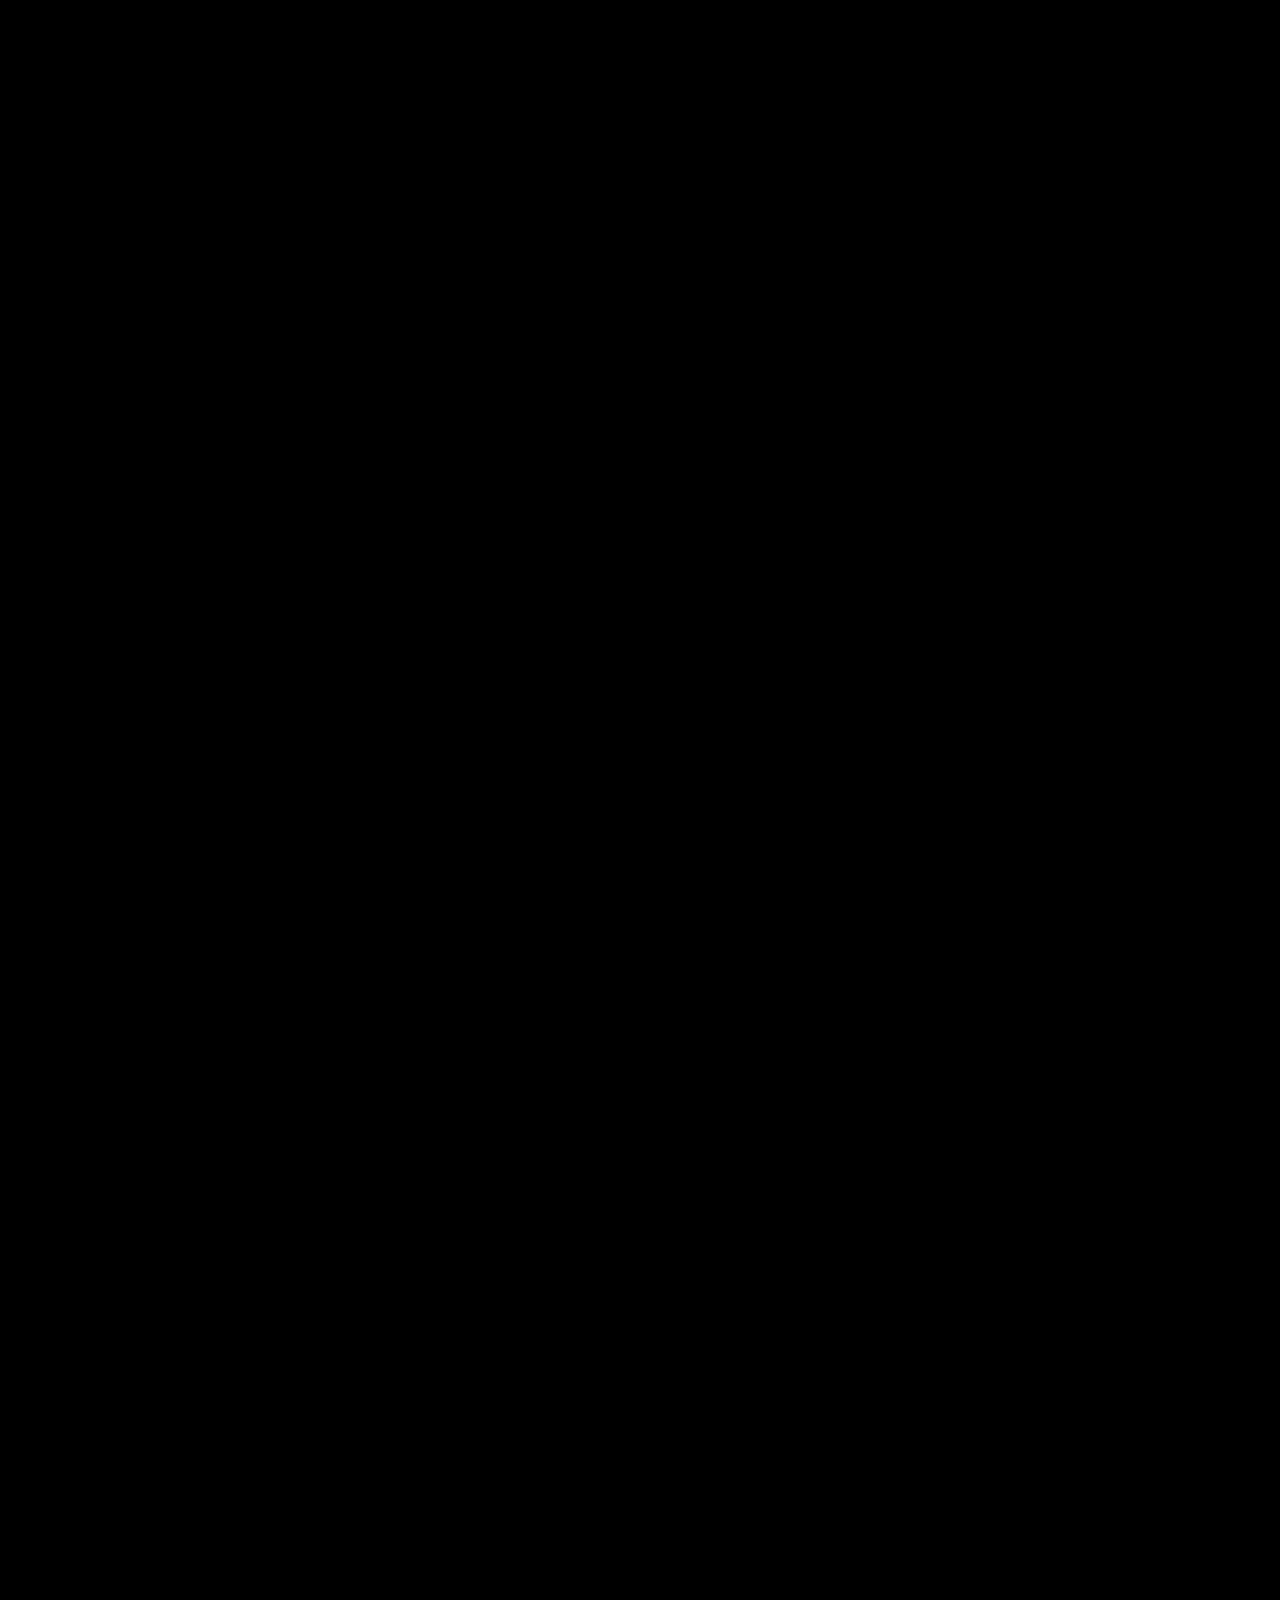
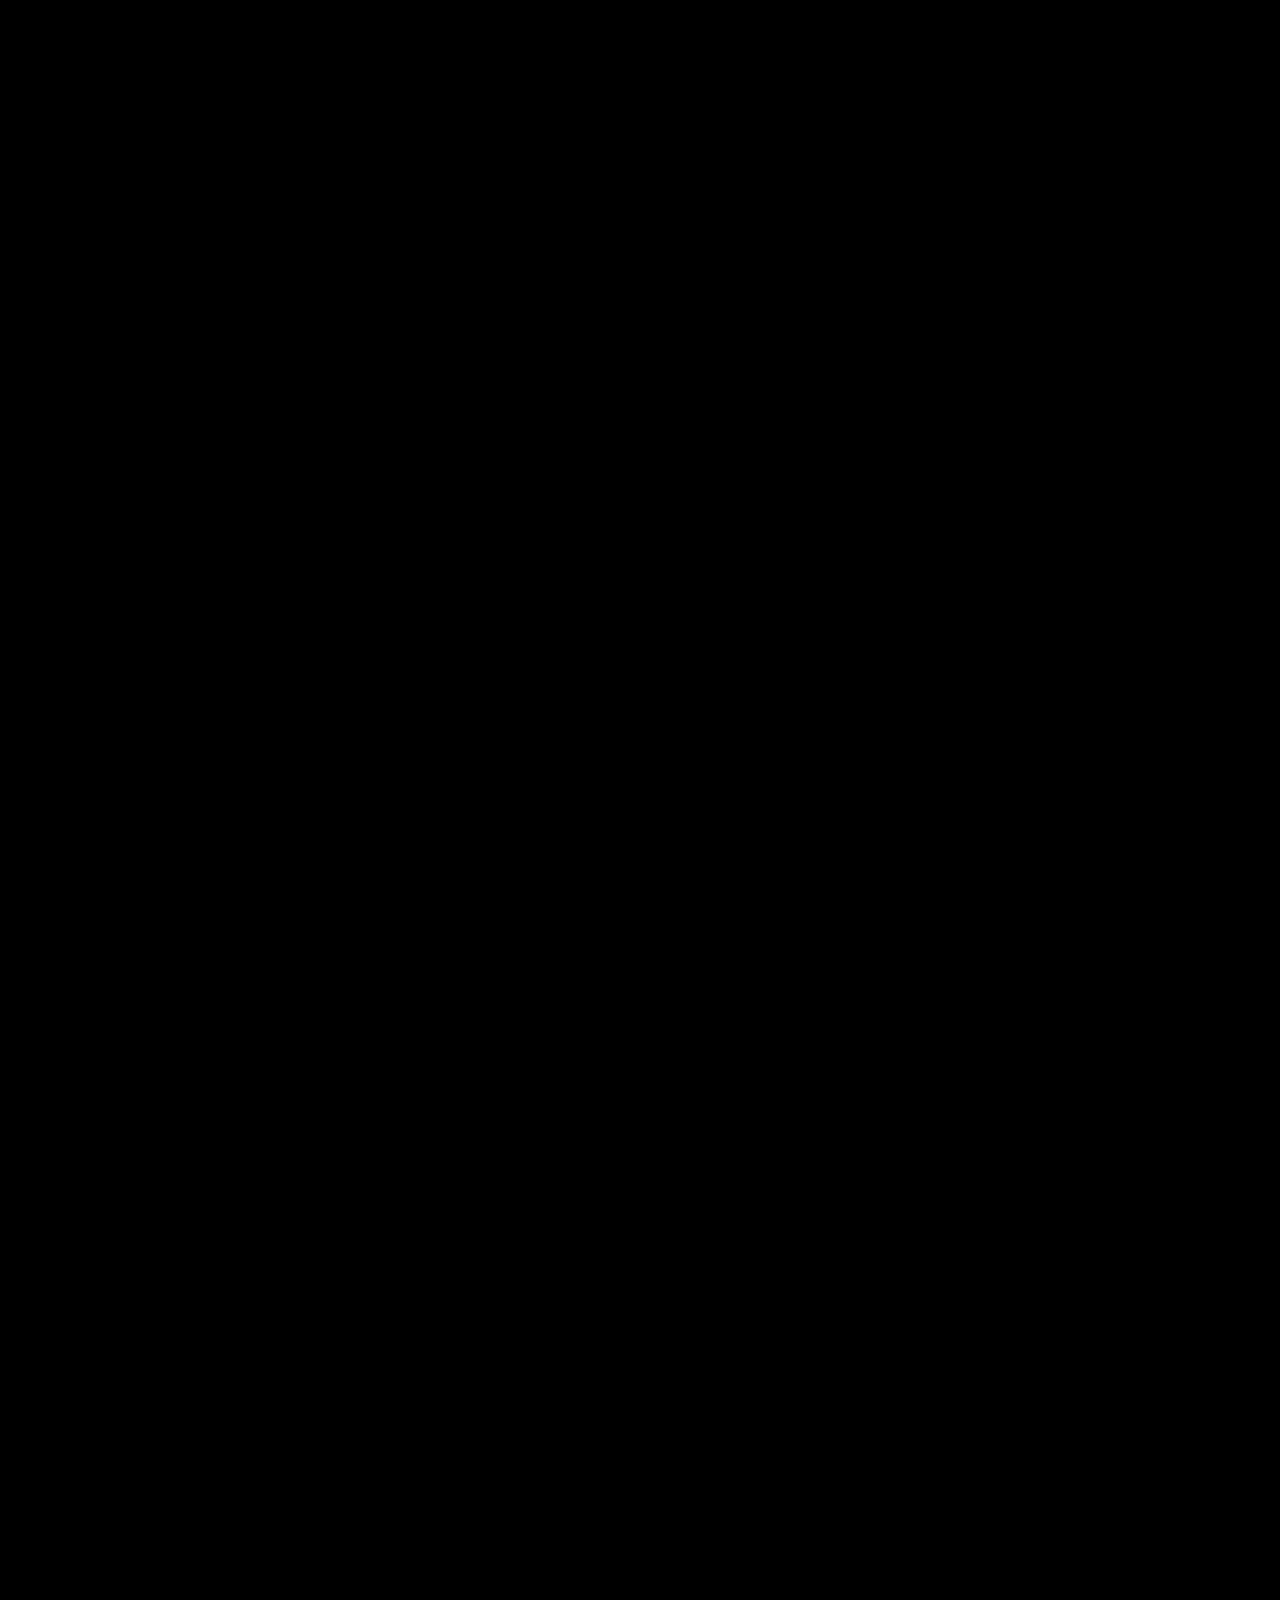
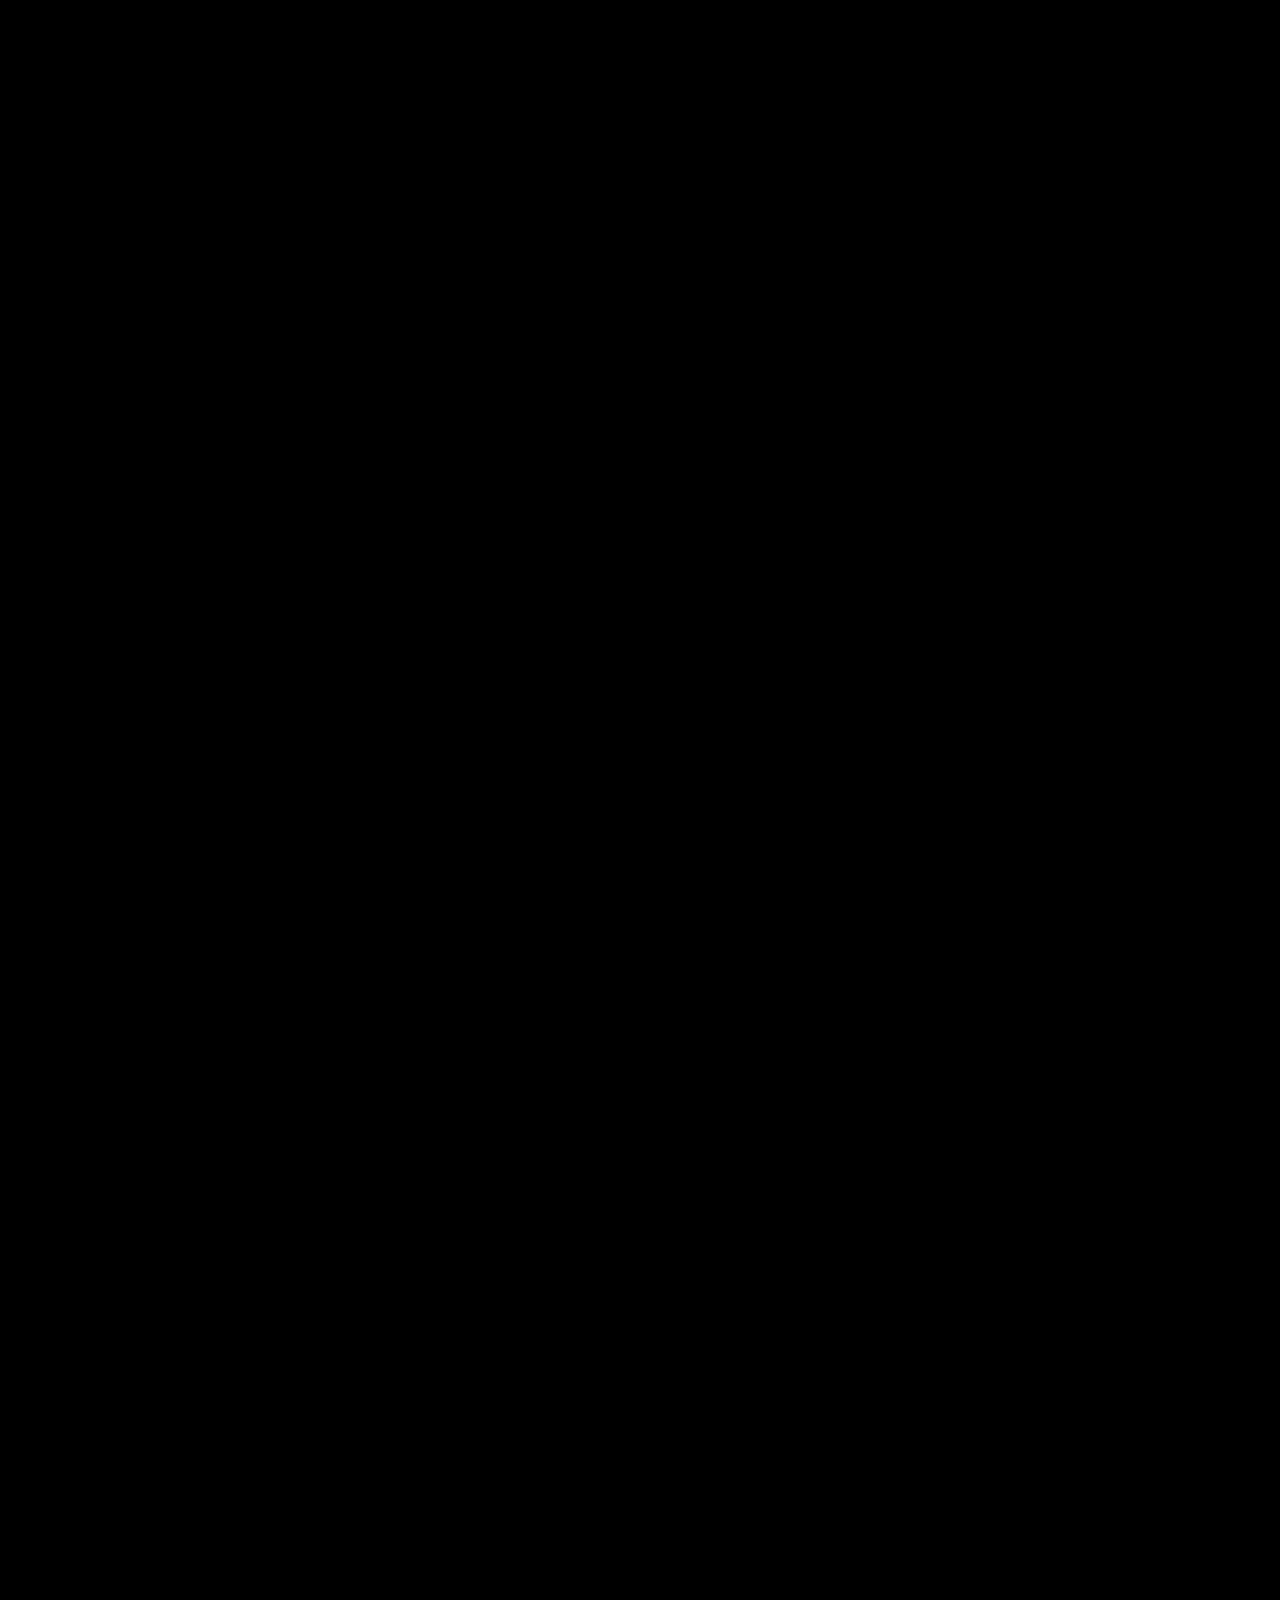
<file: miniPortfolio.html>
<!DOCTYPE html>
<html lang="en">
<head>
    <meta charset="UTF-8">
    <meta name="viewport" content="width=device-width, initial-scale=1.0">
    <title>Performa</title>
    <style>
         /* Header */
        header {
            position: fixed;
            top: 0;
            width: 100%;
            z-index: 1000;
            background: rgba(10, 10, 10, 0.95);
            backdrop-filter: blur(10px);
            border-bottom: 1px solid rgba(255, 255, 255, 0.1);
        }

        nav {
            display: flex;
            justify-content: space-between;
            align-items: center;
            padding: 1rem 2rem;
        }

        .logo {
            display: flex;
            align-items: center;
            gap: 0.75rem;
            text-decoration: none;
        }

        .logo-img {
            height: 48px;
            width: auto;
            display: block;
            margin-right: 0.5rem;
        }

        .nav-links {
            display: flex;
            list-style: none;
            gap: 2rem;
        }

        .nav-links a {
            color: #ccc;
            text-decoration: none;
            font-weight: 500;
            transition: color 0.3s ease;
        }

        .nav-links a:hover,
        .nav-links a.active {
            color: #00ff88 !important;
        }

        body, html {
            height: 100%;
            margin: 0;
            padding: 0;
            background: #000;
            overflow-x: hidden;
        }
        body {
            font-family: 'Inter', -apple-system, BlinkMacSystemFont, sans-serif;
            line-height: 1.6;
            color: #000;
        }
        main {
            padding-top: 80px;
            background: #000;
        }
        .image-stack {
            width: 100%;
            margin: 0;
            padding: 0;
        }
        .image-stack img {
            display: block;
            width: 100%;
            height: auto;
            margin: 0;
            padding: 0;
        }
        
        .menu-toggle {
            display: none;
        }
        
        @media (max-width: 768px) {
            nav {
                padding: 1rem;
            }
            main {
                padding-top: 70px;
            }
            .menu-toggle {
                display: flex;
                flex-direction: column;
                justify-content: center;
                align-items: center;
                width: 40px;
                height: 40px;
                background: none;
                border: none;
                cursor: pointer;
                z-index: 1100;
            }
            .menu-toggle .bar {
                width: 28px;
                height: 3px;
                background: #fff;
                margin: 4px 0;
                border-radius: 2px;
                transition: all 0.3s;
            }
            .nav-links {
                position: fixed;
                top: 70px;
                right: 0;
                width: 220px;
                background: rgba(10,10,10,0.98);
                flex-direction: column;
                align-items: flex-start;
                gap: 0;
                padding: 1.5rem 1rem;
                box-shadow: -2px 0 16px rgba(0,0,0,0.2);
                transform: translateX(100%);
                transition: transform 0.3s ease;
                display: flex;
                z-index: 1050;
                height: calc(100vh - 70px);
            }
            .nav-links.open {
                transform: translateX(0);
            }
            .nav-links li {
                width: 100%;
                margin: 0;
            }
            .nav-links a {
                display: block;
                width: 100%;
                padding: 1rem 0.5rem;
                color: #fff;
                font-size: 1.1rem;
                border-bottom: 1px solid rgba(255,255,255,0.07);
            }
        }
     </style>
</head>
<body>
    <header>
        <nav>
            <a href="index.html" class="logo">
                <img src="Logo@4x.png" alt="Performa Logo" class="logo-img">
            </a>
            <button class="menu-toggle" aria-label="Open navigation" aria-expanded="false">
                <span class="bar"></span>
                <span class="bar"></span>
                <span class="bar"></span>
            </button>
            <ul class="nav-links">
                <li><a href="index.html">Home</a></li>
                <li><a href="index.html#services">Services</a></li>
                <li><a href="portfolio.html" >Portfolio</a></li>
                <li><a href="miniPortfolio.html" class="active">Mini Portfolio</a></li>
                <li><a href="about.html">About Us</a></li>
                <li><a href="contact.html">Contact Us</a></li>
            </ul>
        </nav>
    </header>
    <main>
        <div class="image-stack">
            <img src="minPortImg/page_1_part_1.png" alt="Image 2">
            <img src="minPortImg/page_1_part_2.png" alt="Image 3">
            <img src="minPortImg/page_1_part_3.png" alt="Image 4">
            <img src="minPortImg/page_1_part_4.png" alt="Image 5">
            <img src="minPortImg/page_1_part_5.png" alt="Image 6">
            
        </div>
    </main>
    <script>
        document.addEventListener('DOMContentLoaded', function() {
            const menuToggle = document.querySelector('.menu-toggle');
            const navLinks = document.querySelector('.nav-links');
            menuToggle.addEventListener('click', function() {
                navLinks.classList.toggle('open');
                menuToggle.setAttribute('aria-expanded', navLinks.classList.contains('open'));
            });
            document.querySelectorAll('.nav-links a').forEach(link => {
                link.addEventListener('click', () => {
                    if(window.innerWidth <= 768) {
                        navLinks.classList.remove('open');
                        menuToggle.setAttribute('aria-expanded', 'false');
                    }
                });
            });
        });
    </script>
</body>
</html>
</file>
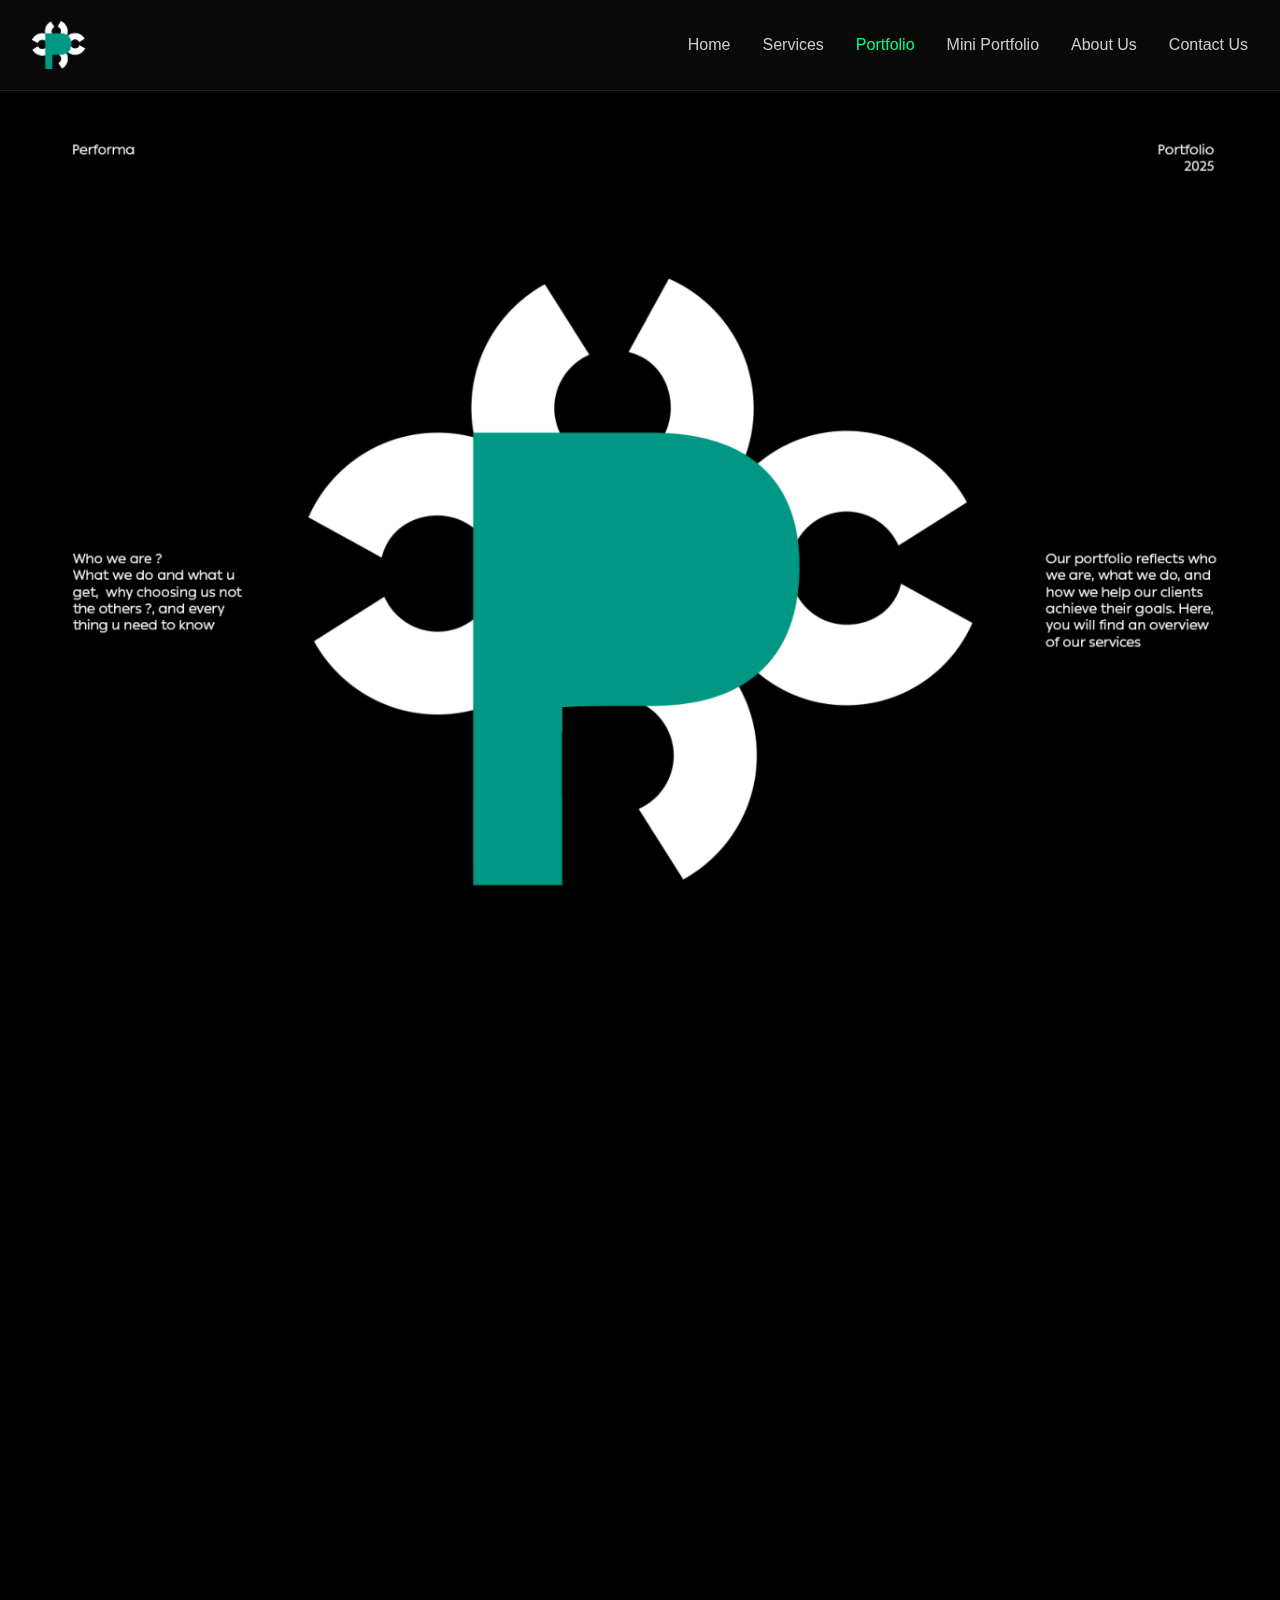
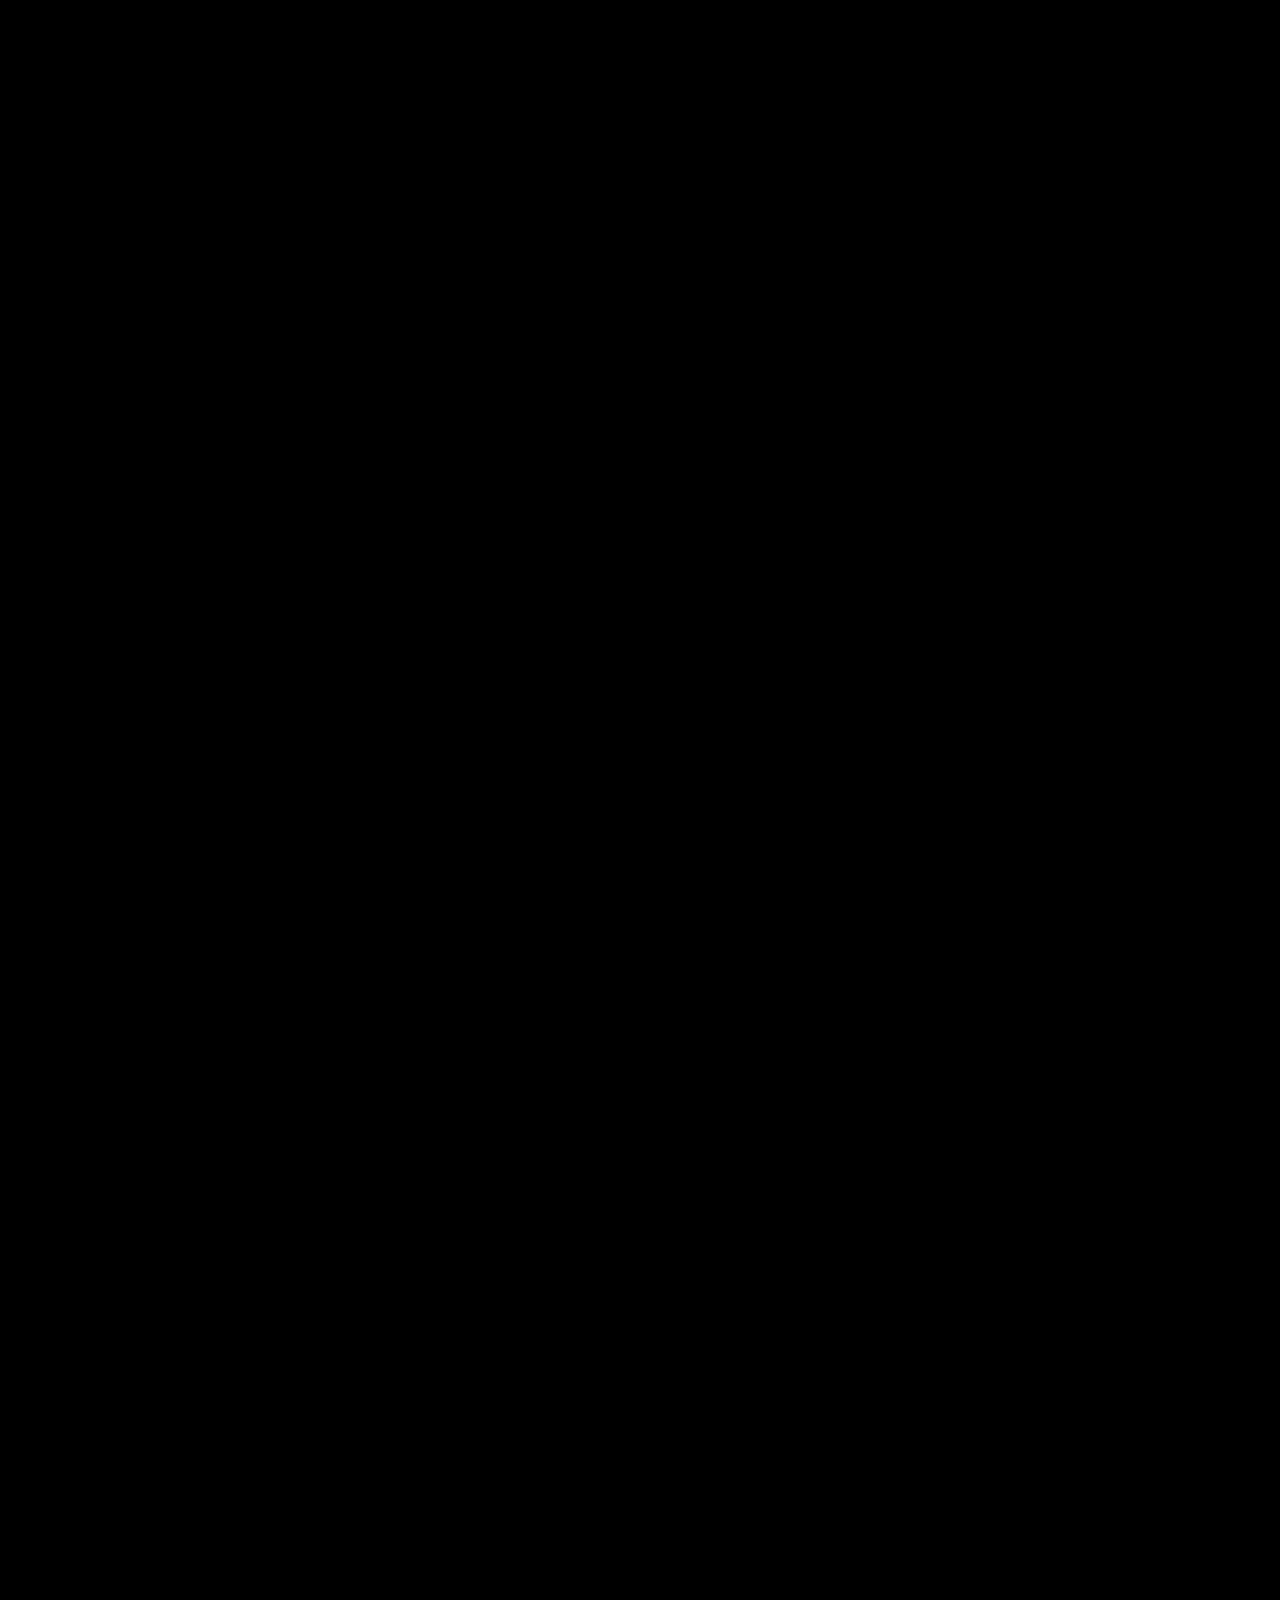
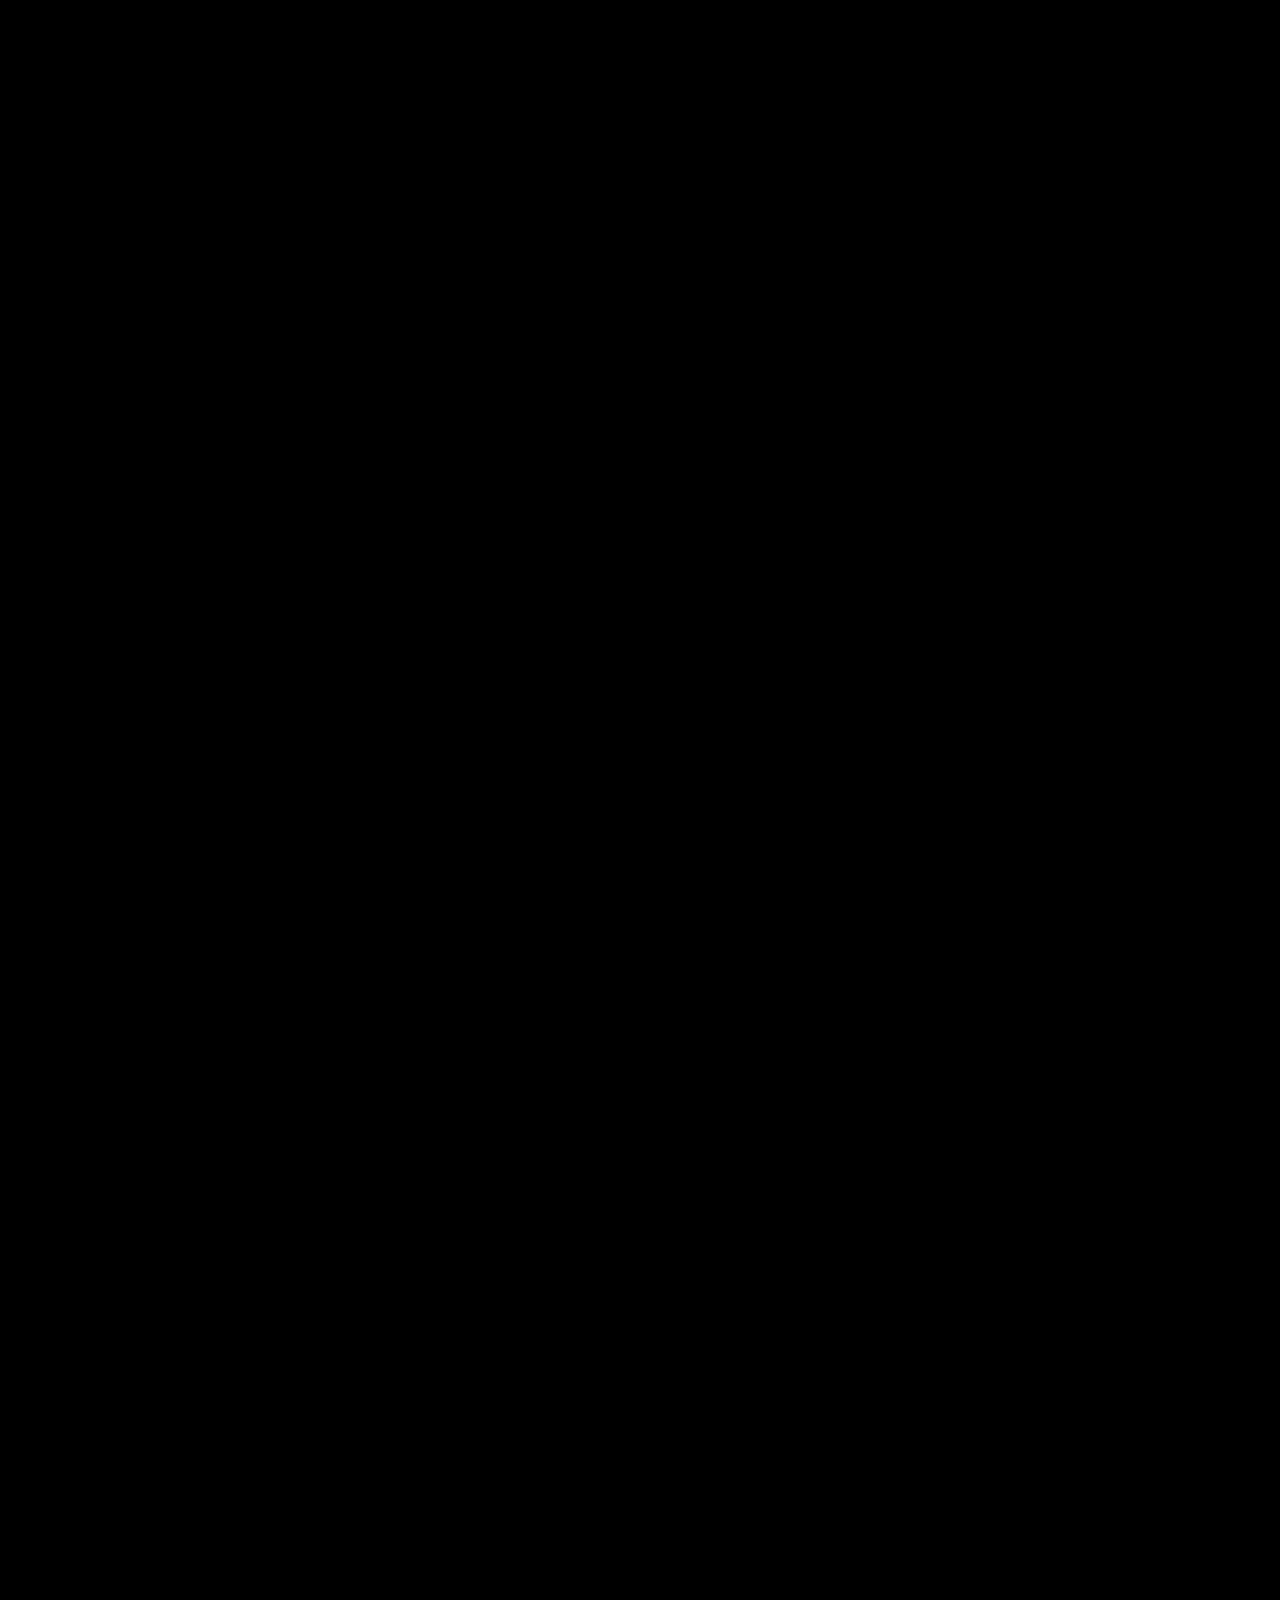
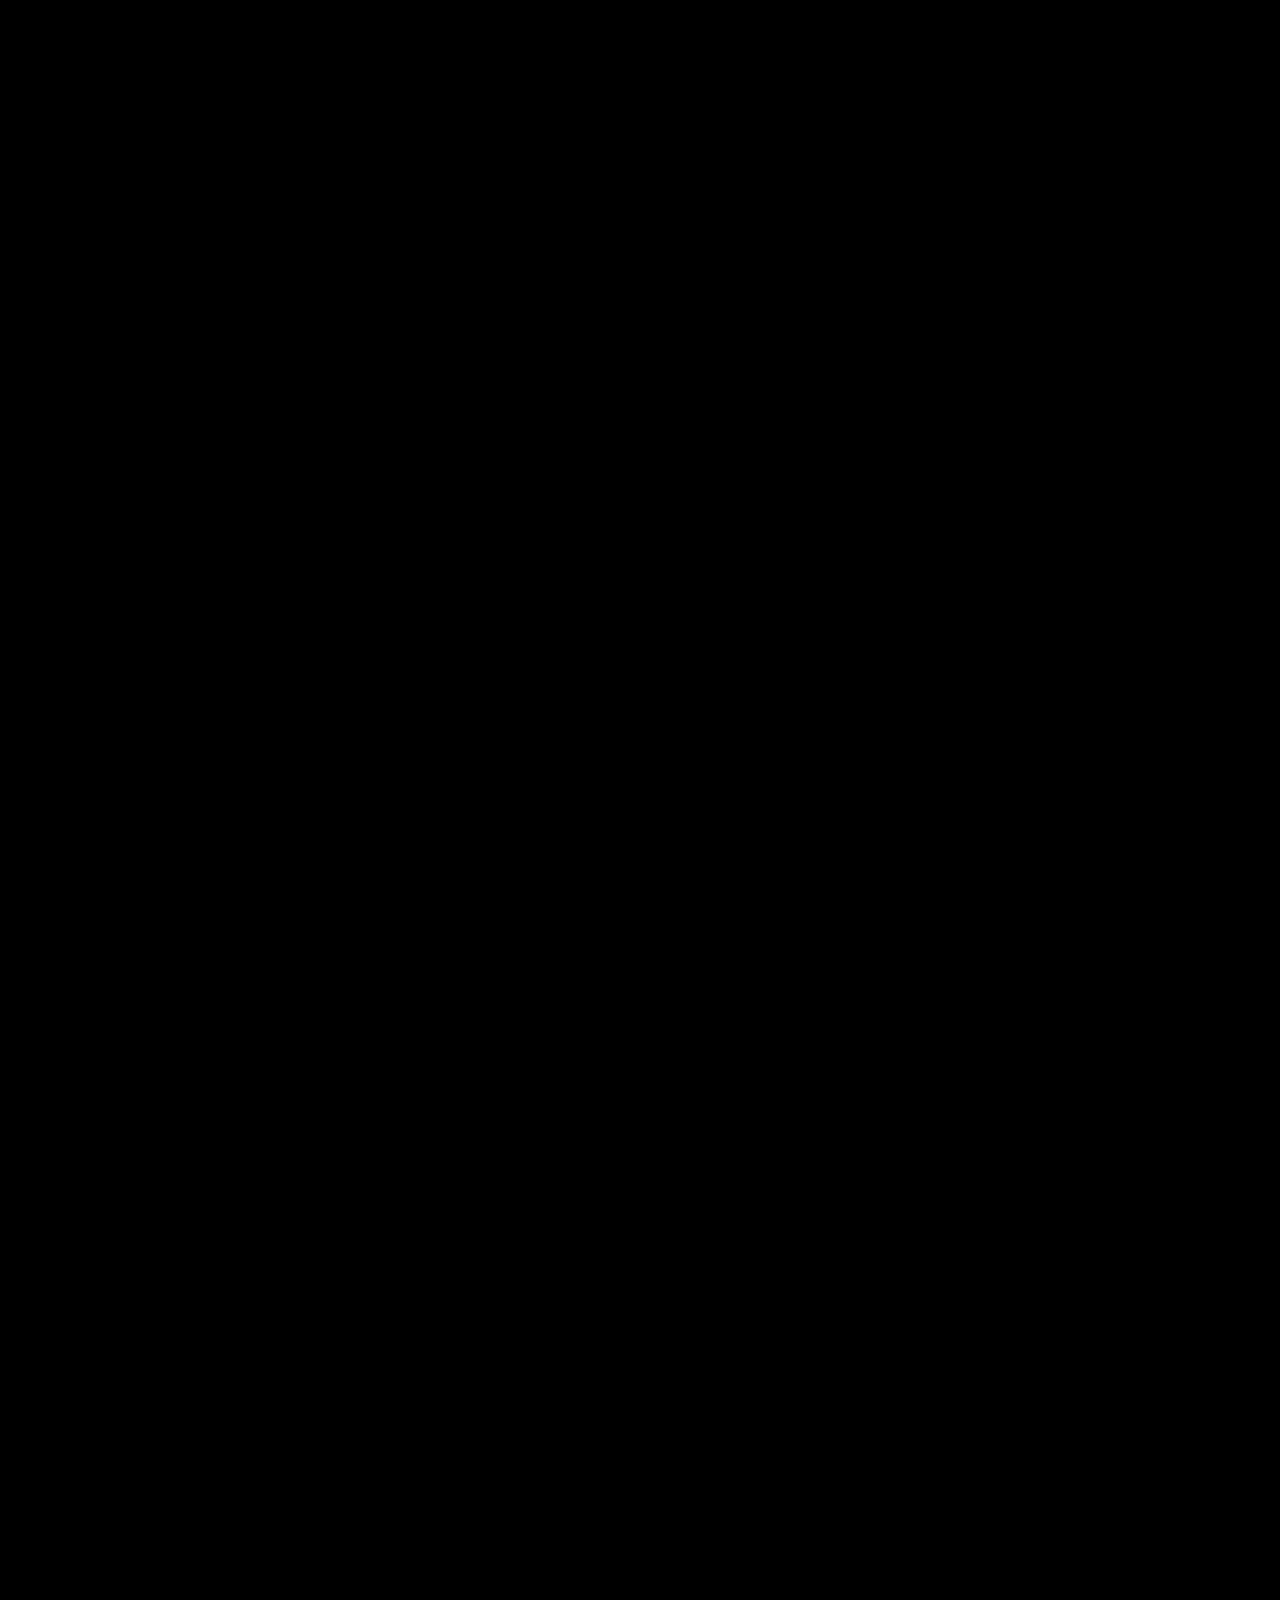
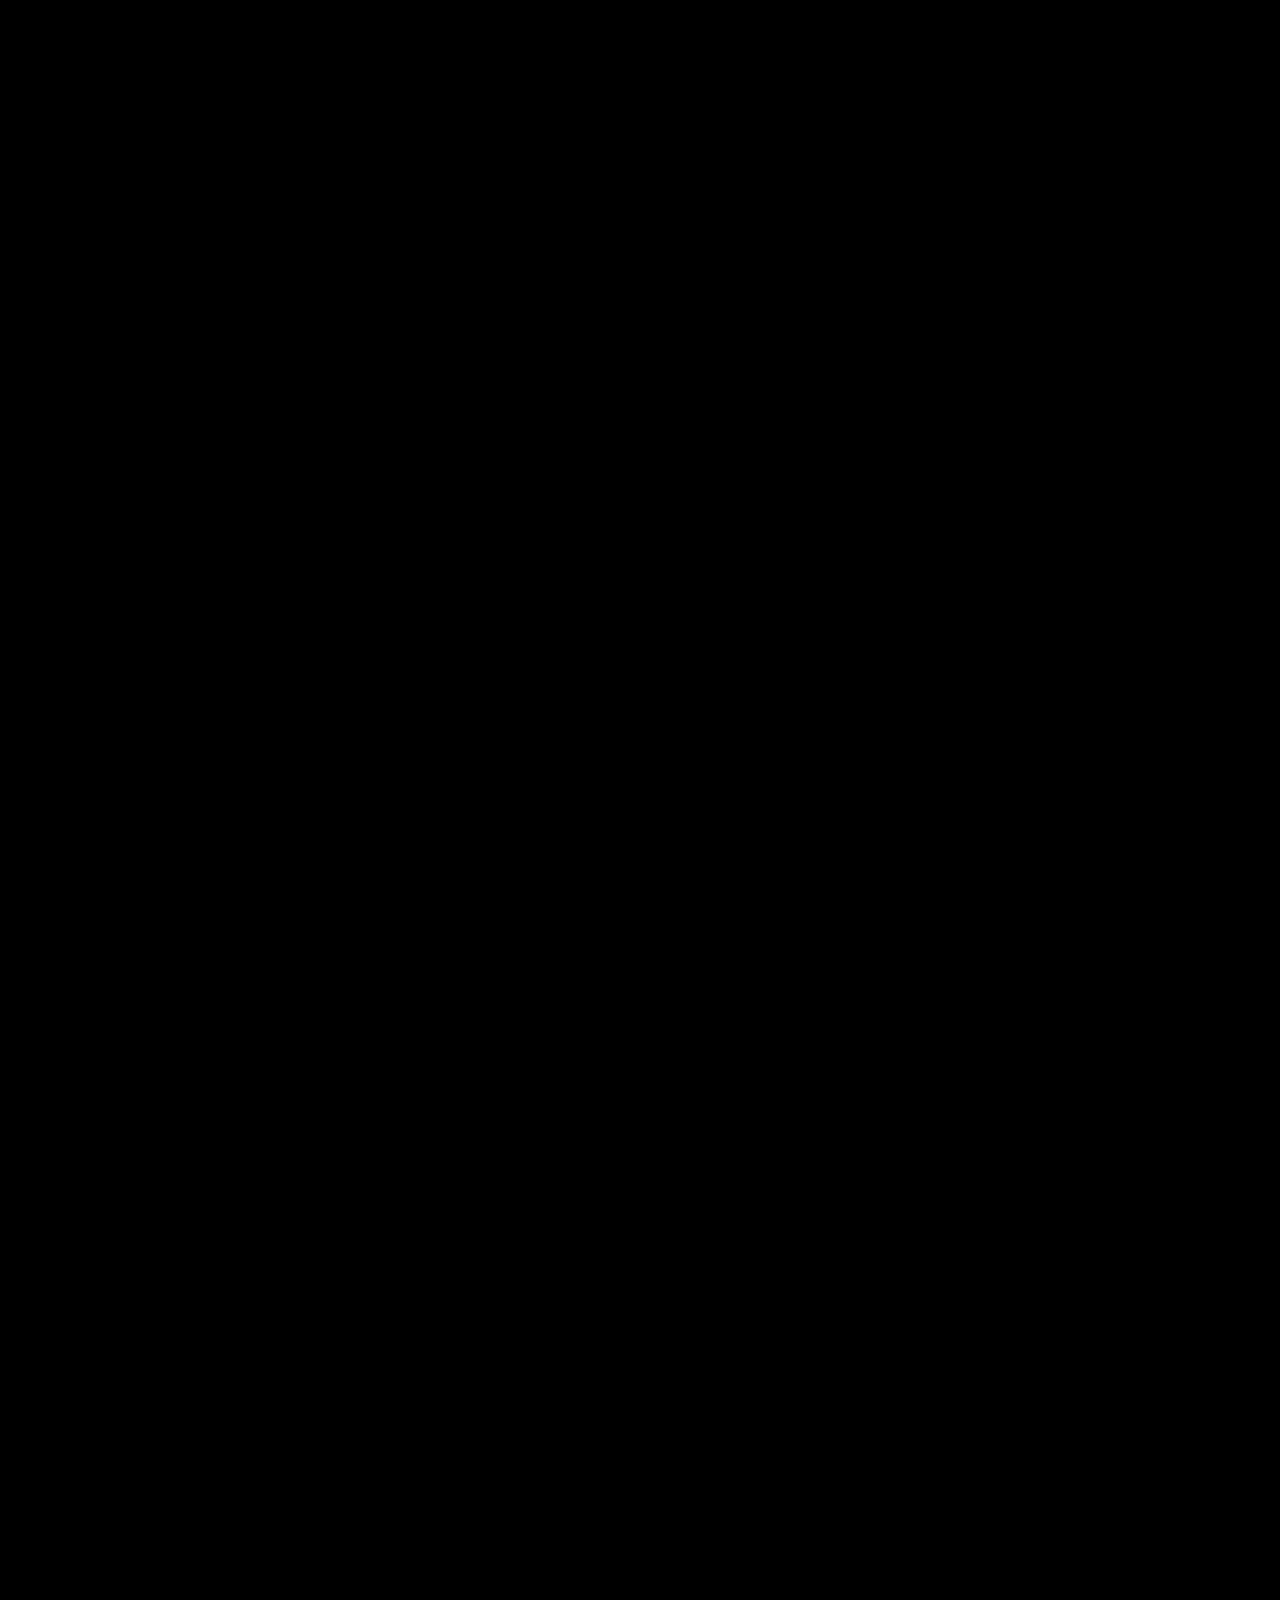
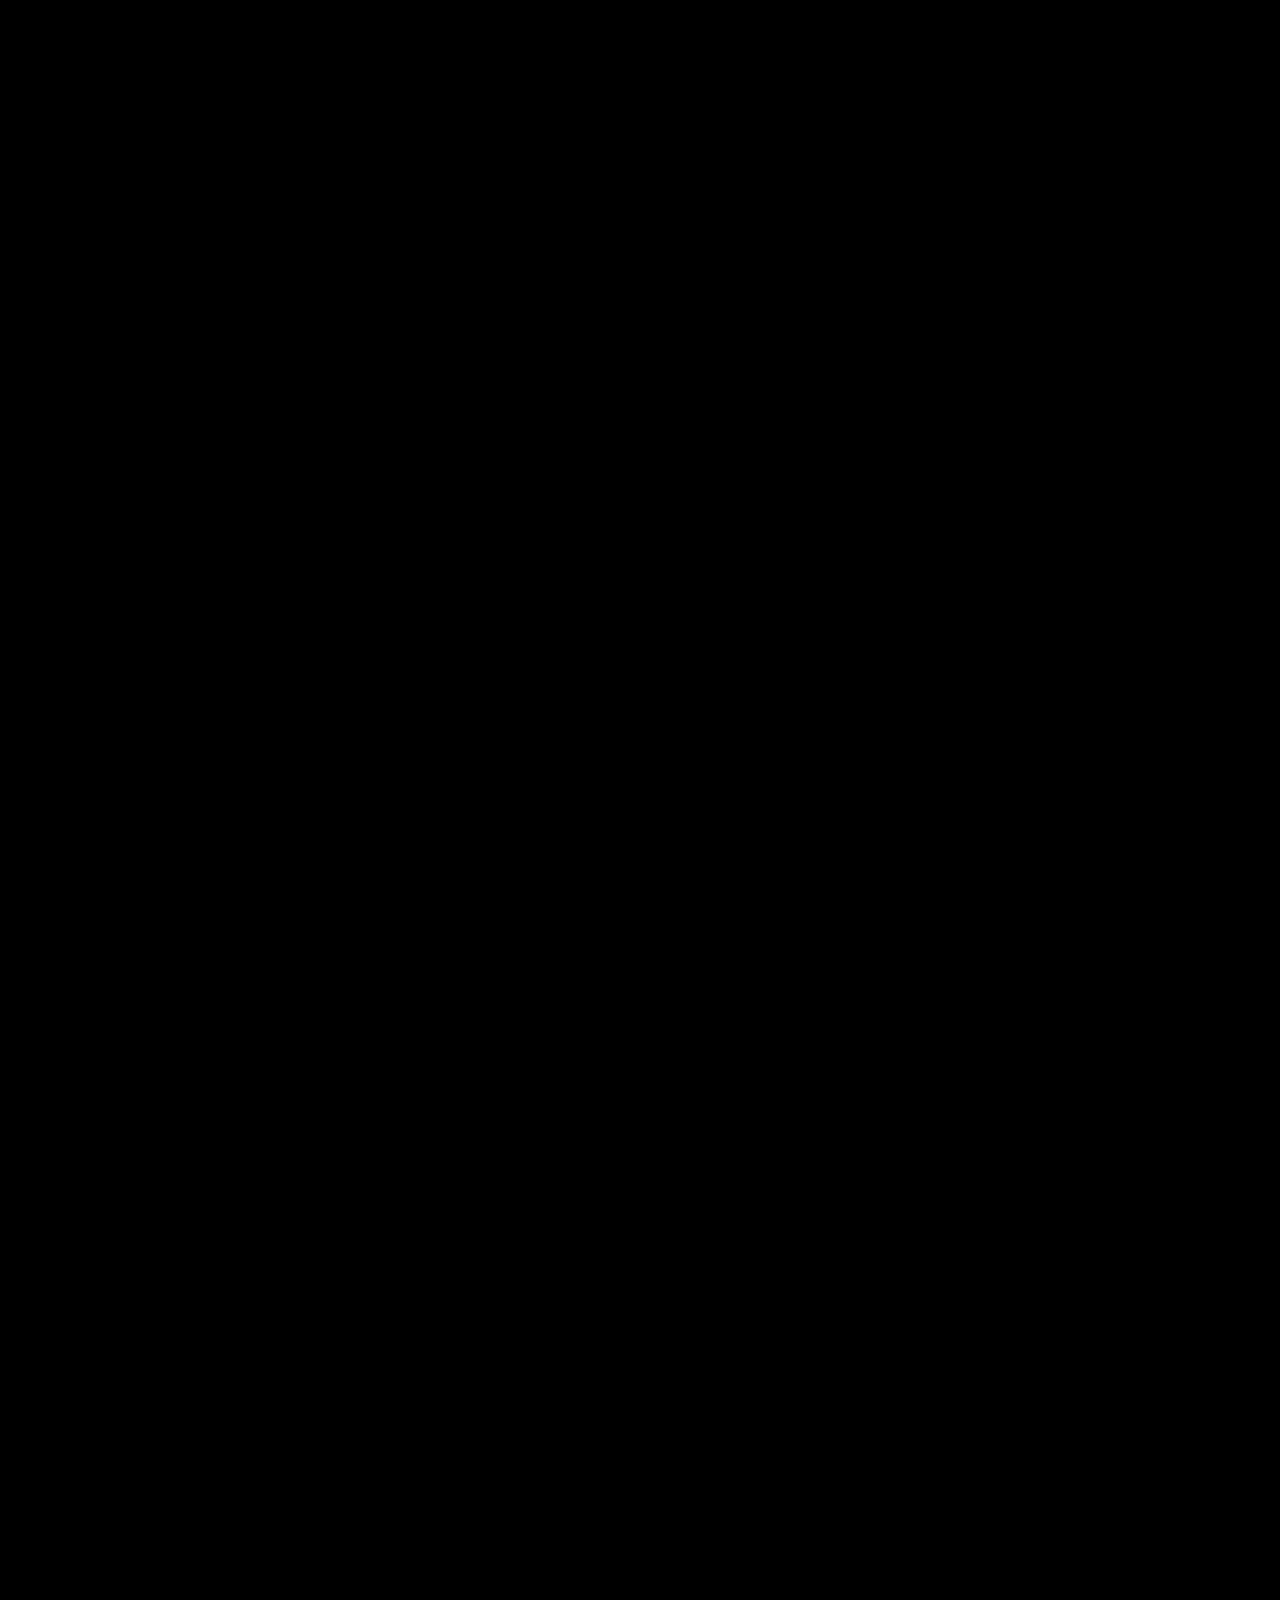
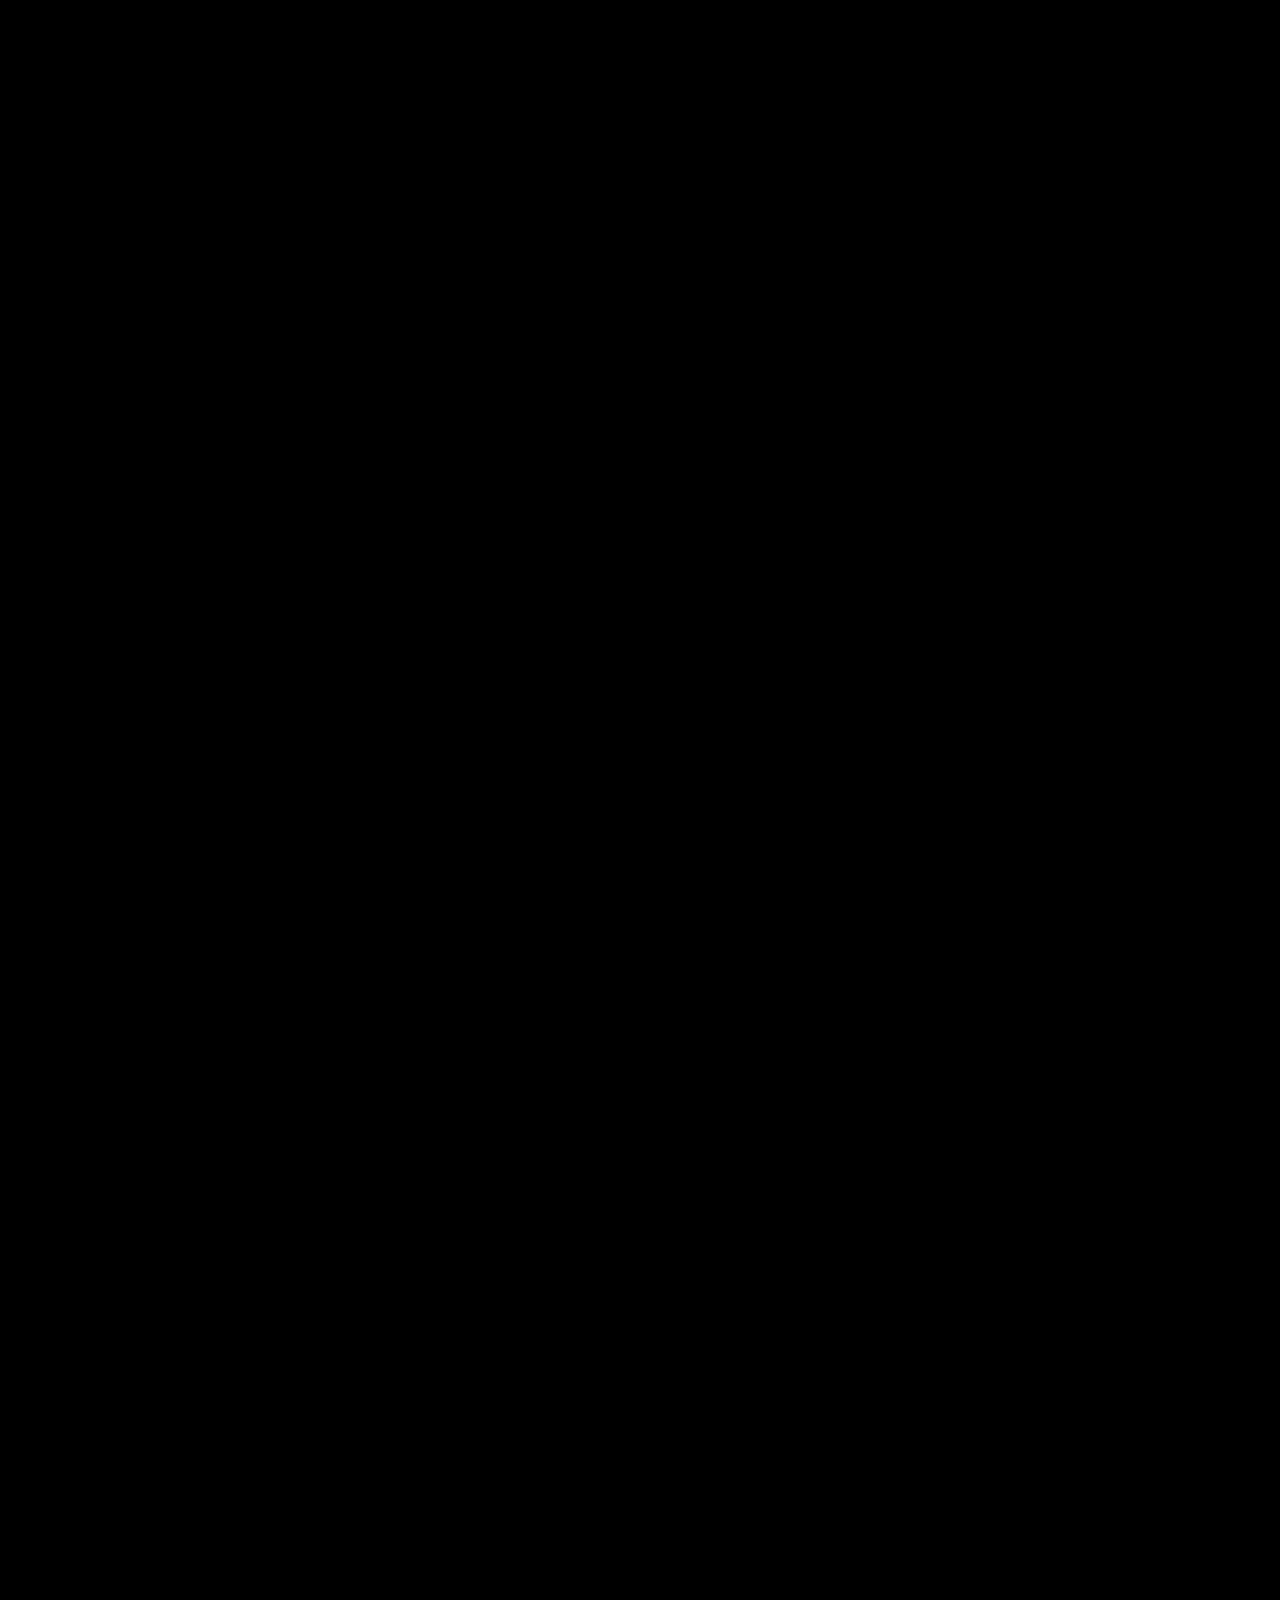
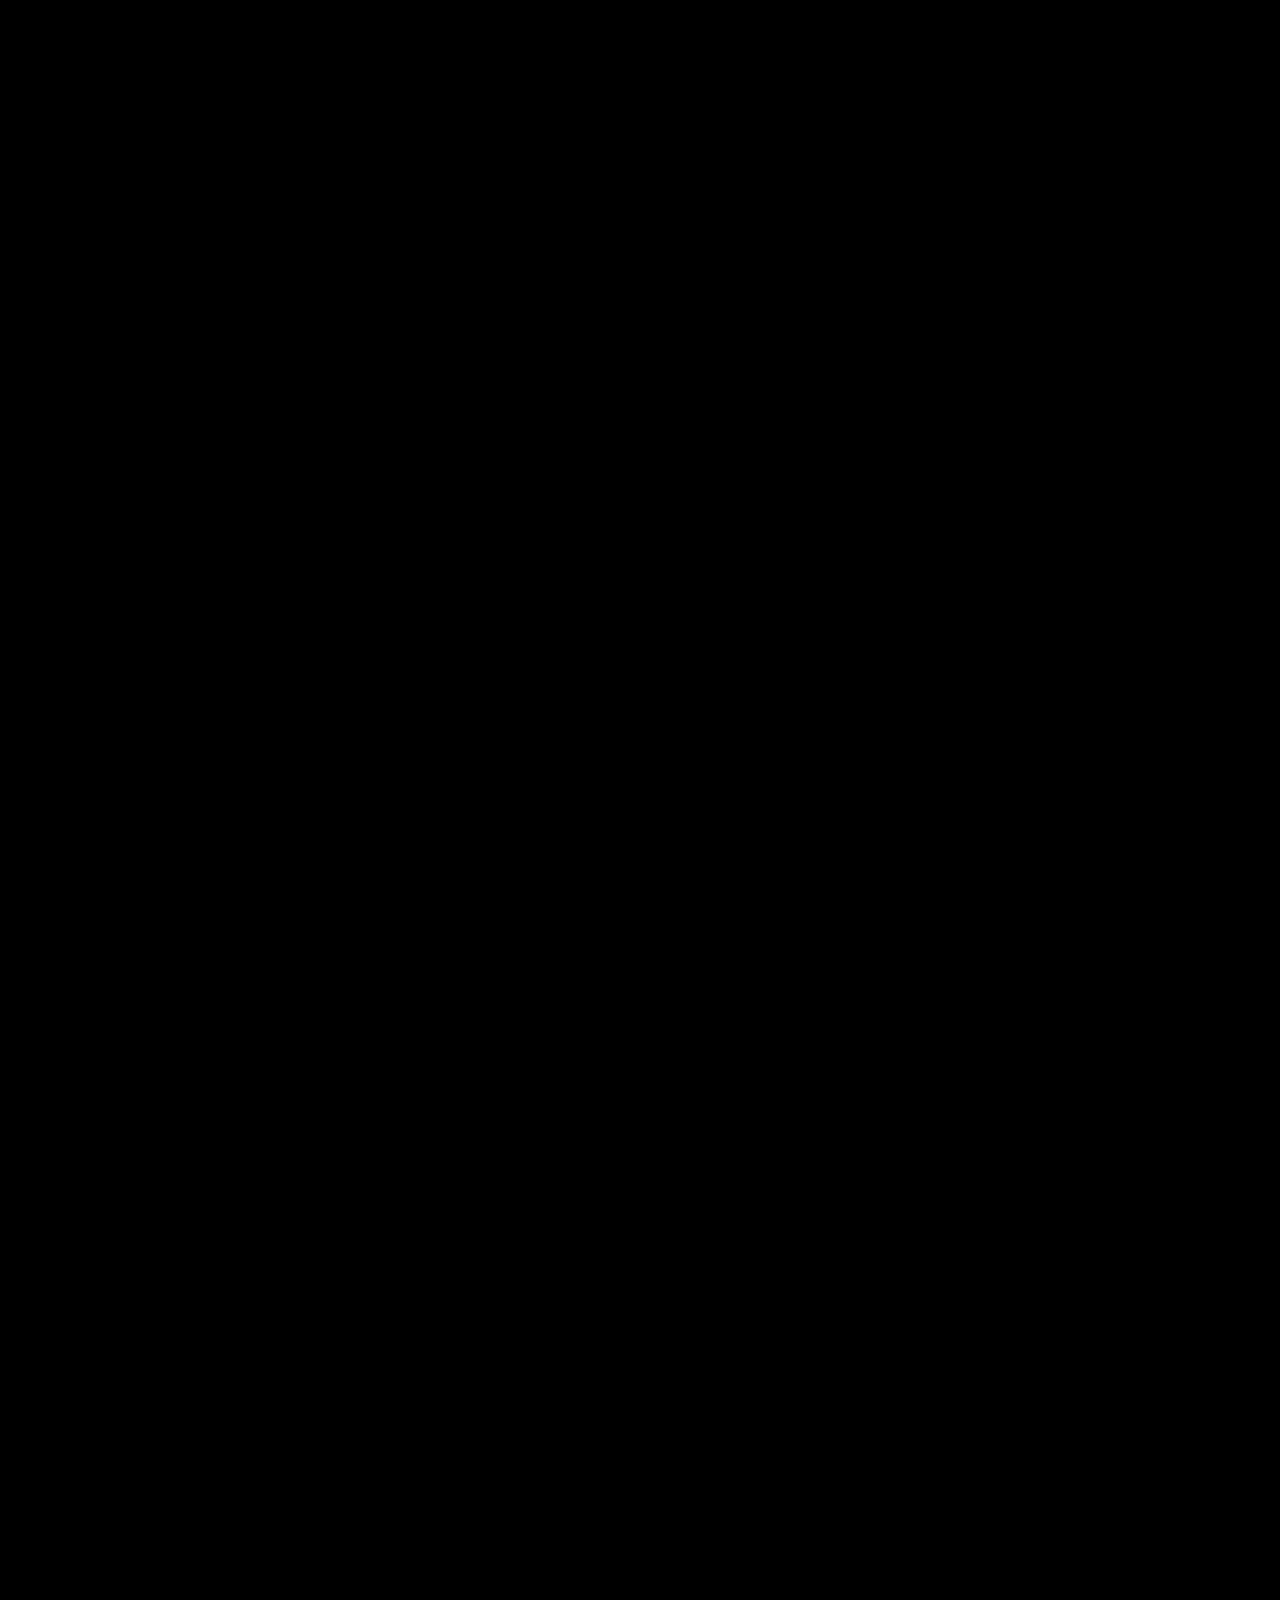
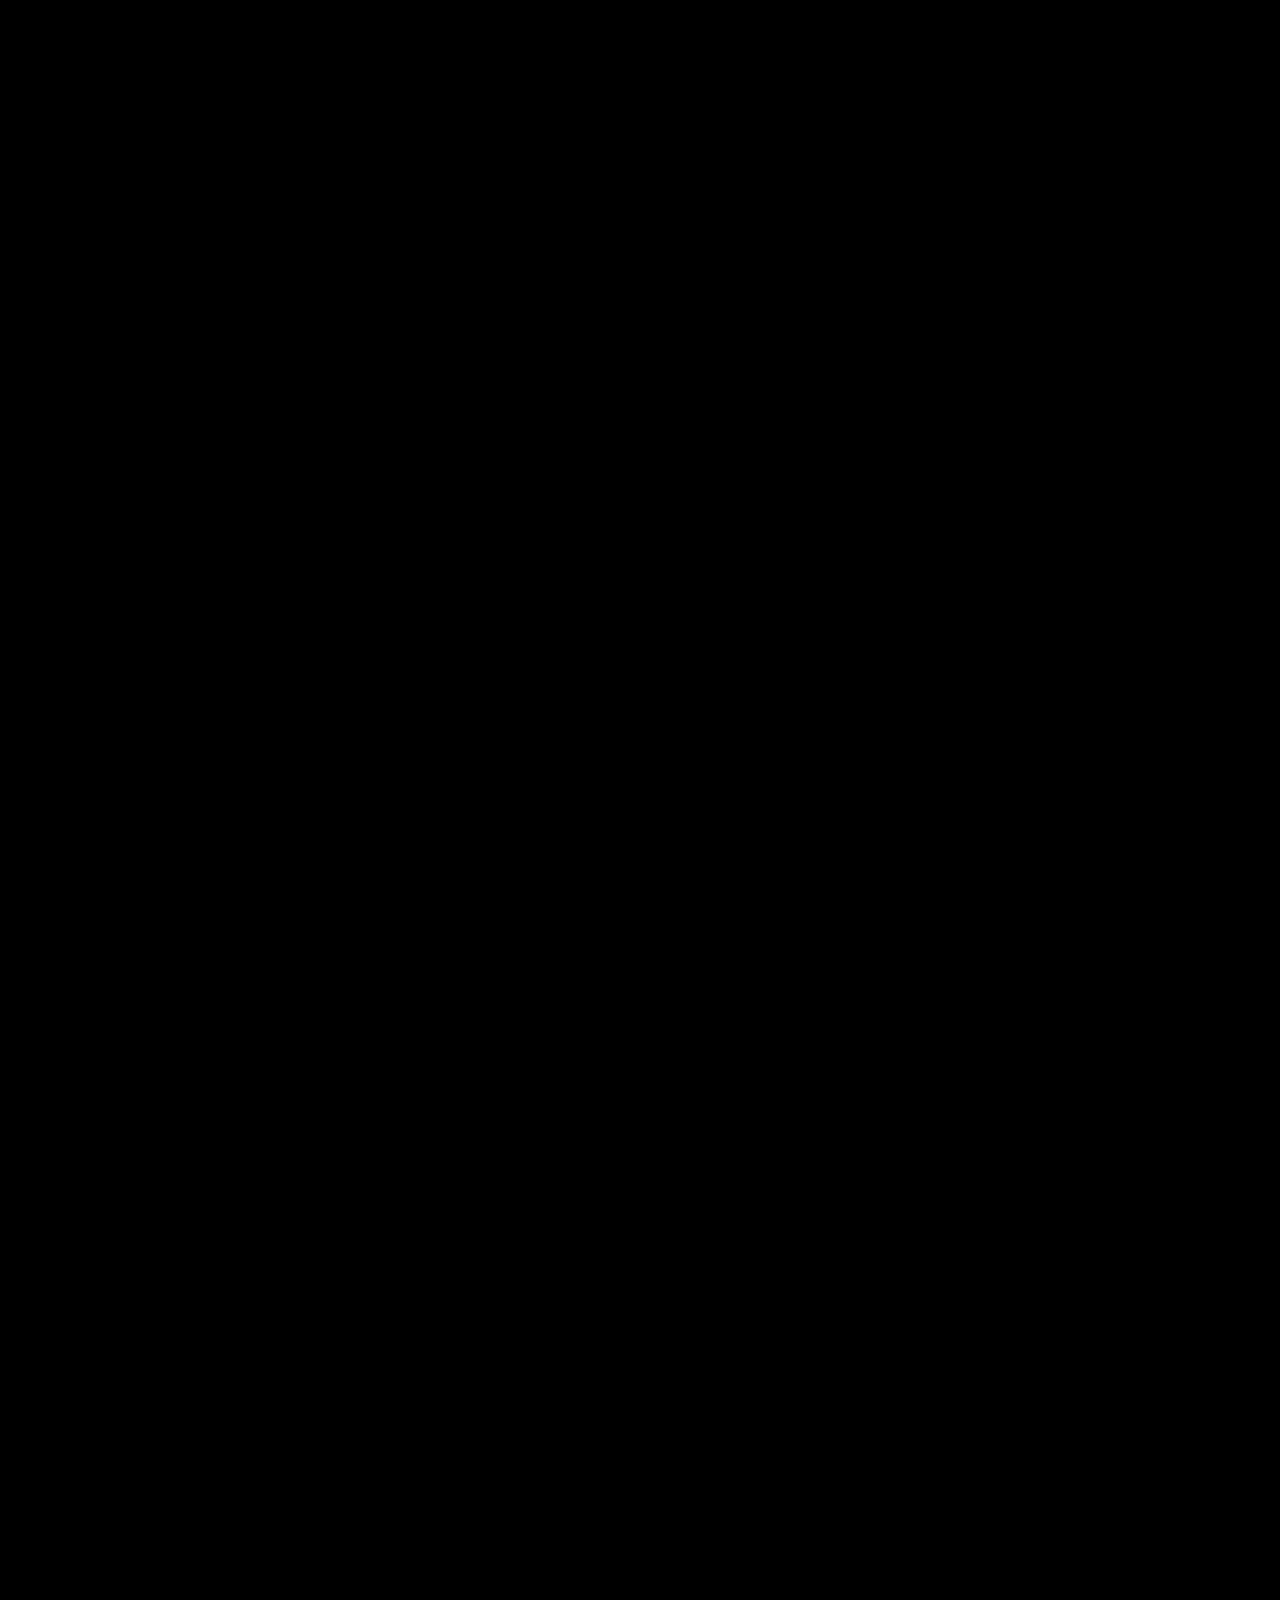
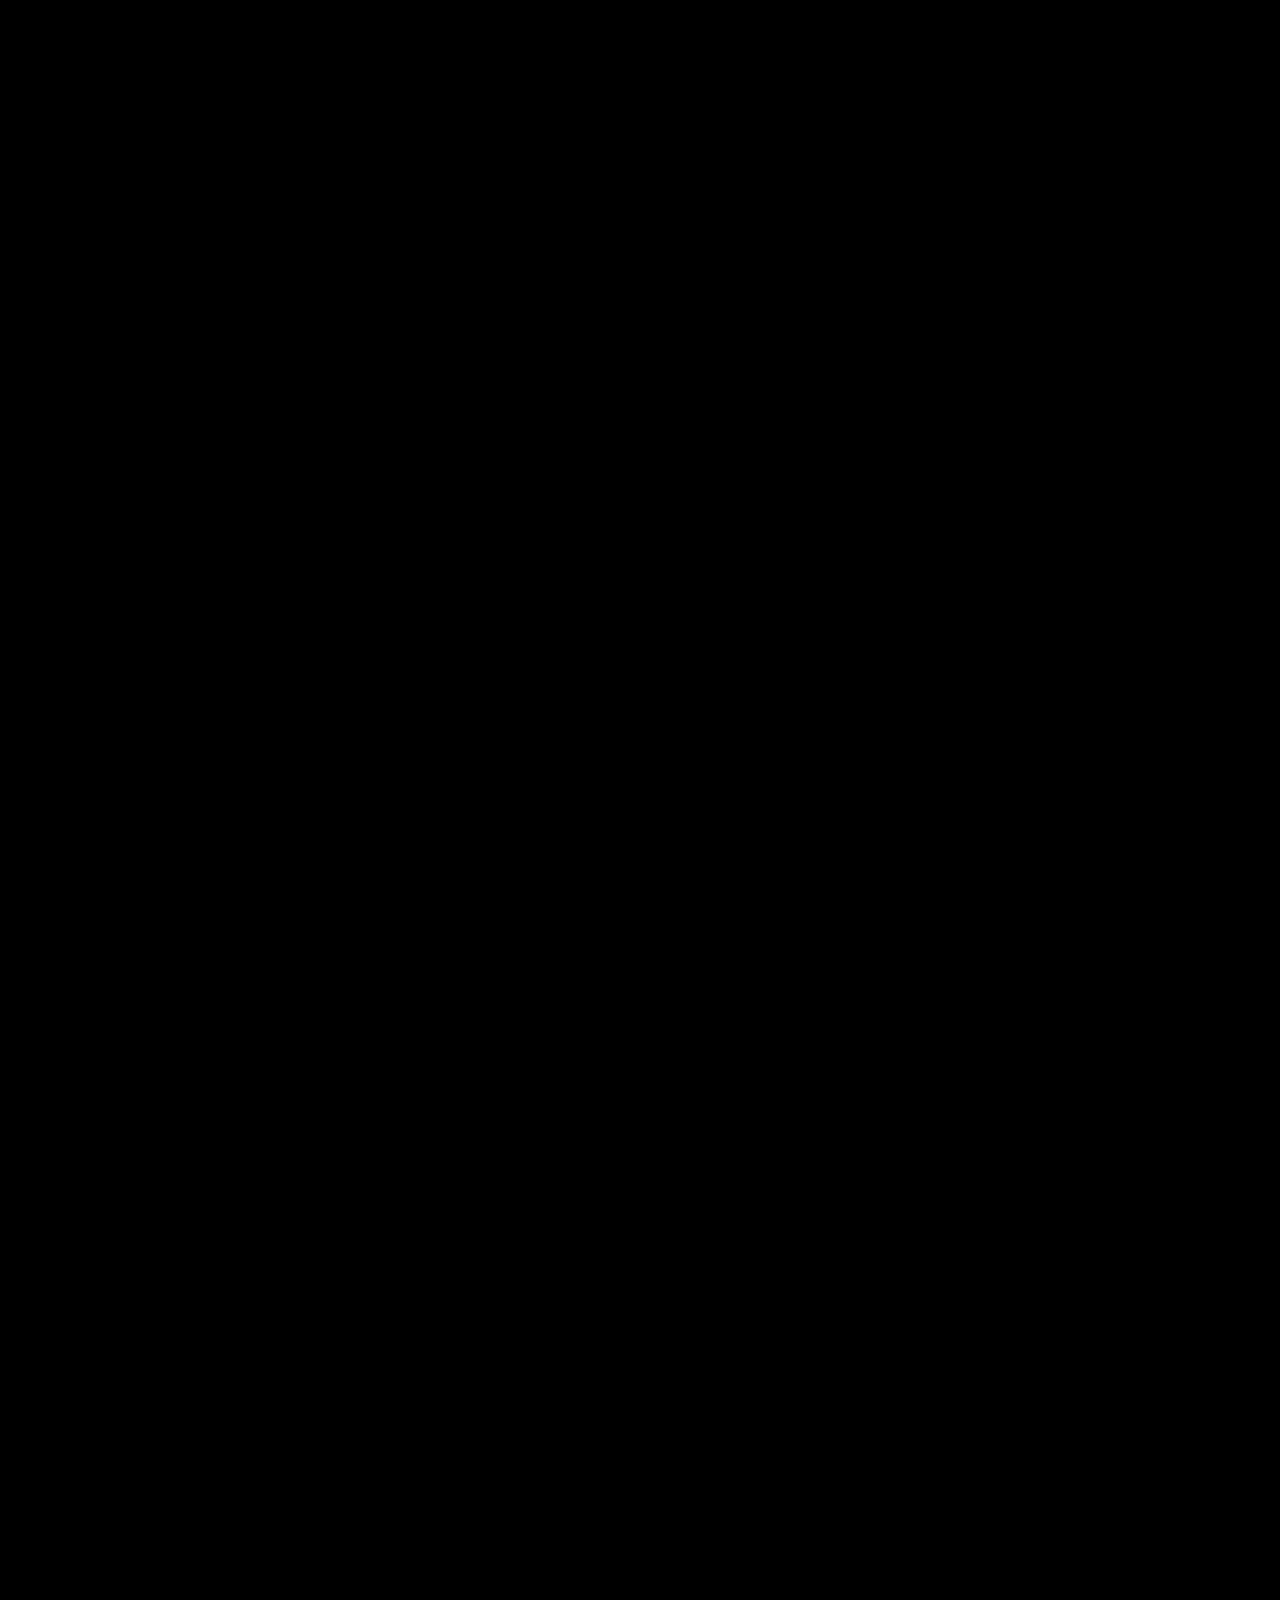
<file: portfolio.html>
<!DOCTYPE html>
<html lang="en">
<head>
    <meta charset="UTF-8">
    <meta name="viewport" content="width=device-width, initial-scale=1.0">
    <title>Performa</title>
    <style>
        /* Header */
        header {
            position: fixed;
            top: 0;
            width: 100%;
            z-index: 1000;
            background: rgba(10, 10, 10, 0.95);
            backdrop-filter: blur(10px);
            border-bottom: 1px solid rgba(255, 255, 255, 0.1);
        }

        nav {
            display: flex;
            justify-content: space-between;
            align-items: center;
            padding: 1rem 2rem;
        }

        .logo {
            display: flex;
            align-items: center;
            gap: 0.75rem;
            text-decoration: none;
        }

        .logo-img {
            height: 48px;
            width: auto;
            display: block;
            margin-right: 0.5rem;
        }

        .nav-links {
            display: flex;
            list-style: none;
            gap: 2rem;
        }

        .nav-links a {
            color: #ccc;
            text-decoration: none;
            font-weight: 500;
            transition: color 0.3s ease;
        }

        .nav-links a:hover,
        .nav-links a.active {
            color: #00ff88 !important;
        }

        body, html {
            height: 100%;
            margin: 0;
            padding: 0;
            background: #000;
            overflow-x: hidden;
        }
        body {
            font-family: 'Inter', -apple-system, BlinkMacSystemFont, sans-serif;
            line-height: 1.6;
            color: #000;
        }
        main {
            padding-top: 80px;
            background: #000;
        }
        .image-stack {
            width: 100%;
            margin: 0;
            padding: 0;
        }
        .image-stack img {
            display: block;
            width: 100%;
            height: auto;
            margin: 0;
            padding: 0;
        }
        
        .menu-toggle {
            display: none;
        }
        
        @media (max-width: 768px) {
            nav {
                padding: 1rem;
            }
            main {
                padding-top: 70px;
            }
            .menu-toggle {
                display: flex;
                flex-direction: column;
                justify-content: center;
                align-items: center;
                width: 40px;
                height: 40px;
                background: none;
                border: none;
                cursor: pointer;
                z-index: 1100;
            }
            .menu-toggle .bar {
                width: 28px;
                height: 3px;
                background: #fff;
                margin: 4px 0;
                border-radius: 2px;
                transition: all 0.3s;
            }
            .nav-links {
                position: fixed;
                top: 70px;
                right: 0;
                width: 220px;
                background: rgba(10,10,10,0.98);
                flex-direction: column;
                align-items: flex-start;
                gap: 0;
                padding: 1.5rem 1rem;
                box-shadow: -2px 0 16px rgba(0,0,0,0.2);
                transform: translateX(100%);
                transition: transform 0.3s ease;
                display: flex;
                z-index: 1050;
                height: calc(100vh - 70px);
            }
            .nav-links.open {
                transform: translateX(0);
            }
            .nav-links li {
                width: 100%;
                margin: 0;
            }
            .nav-links a {
                display: block;
                width: 100%;
                padding: 1rem 0.5rem;
                color: #fff;
                font-size: 1.1rem;
                border-bottom: 1px solid rgba(255,255,255,0.07);
            }
        }
    </style>
</head>
<body>
    <header>
        <nav>
            <a href="index.html" class="logo">
                <img src="Logo@4x.png" alt="Performa Logo" class="logo-img">
            </a>
            <button class="menu-toggle" aria-label="Open navigation" aria-expanded="false">
                <span class="bar"></span>
                <span class="bar"></span>
                <span class="bar"></span>
            </button>
            <ul class="nav-links">
                <li><a href="index.html">Home</a></li>
                <li><a href="index.html#services">Services</a></li>
                <li><a href="portfolio.html" class="active">Portfolio</a></li>
                <li><a href="miniPortfolio.html">Mini Portfolio</a></li>
                <li><a href="about.html">About Us</a></li>
                <li><a href="contact.html">Contact Us</a></li>
            </ul>
        </nav>
    </header>
    <main>
        <div class="image-stack">
    <img src="portImg/page_1_part_1.png" alt="Image 2" loading="lazy" decoding="async">
    <img src="portImg/page_1_part_2.png" alt="Image 3" loading="lazy" decoding="async">
    <img src="portImg/page_1_part_3.png" alt="Image 4" loading="lazy" decoding="async">
    <img src="portImg/page_1_part_4.png" alt="Image 5" loading="lazy" decoding="async">
    <img src="portImg/page_1_part_5.png" alt="Image 6" loading="lazy" decoding="async">
    <img src="portImg/page_2_part_1.png" alt="Image 8" loading="lazy" decoding="async">
    <img src="portImg/page_2_part_2.png" alt="Image 9" loading="lazy" decoding="async">
    <img src="portImg/page_2_part_3.png" alt="Image 10" loading="lazy" decoding="async">
    <img src="portImg/page_2_part_4.png" alt="Image 11" loading="lazy" decoding="async">
    <img src="portImg/page_2_part_5.png" alt="Image 12" loading="lazy" decoding="async">
</div>
    </main>
    <script>
        // Sidebar menu toggle for mobile
        document.addEventListener('DOMContentLoaded', function() {
            const menuToggle = document.querySelector('.menu-toggle');
            const navLinks = document.querySelector('.nav-links');
            menuToggle.addEventListener('click', function() {
                navLinks.classList.toggle('open');
                menuToggle.setAttribute('aria-expanded', navLinks.classList.contains('open'));
            });
            // Optional: close sidebar when a link is clicked (on mobile)
            document.querySelectorAll('.nav-links a').forEach(link => {
                link.addEventListener('click', () => {
                    if(window.innerWidth <= 768) {
                        navLinks.classList.remove('open');
                        menuToggle.setAttribute('aria-expanded', 'false');
                    }
                });
            });
        });
    </script>
</body>
</html>
</file>
<file: aboutStyle.css>
* {
            margin: 0;
            padding: 0;
            box-sizing: border-box;
        }

        body {
            font-family: 'Inter', -apple-system, BlinkMacSystemFont, sans-serif;
            line-height: 1.6;
            color: #333;
            background-color: #0a0a0a;
            overflow-x: hidden;
        }

        .container {
            max-width: 1200px;
            margin: 0 auto;
            padding: 0 20px;
        }

        /* Header */
        header {
            position: fixed;
            top: 0;
            width: 100%;
            z-index: 1000;
            background: rgba(10, 10, 10, 0.95);
            backdrop-filter: blur(10px);
            border-bottom: 1px solid rgba(255, 255, 255, 0.1);
        }

        nav {
            display: flex;
            justify-content: space-between;
            align-items: center;
            padding: 1rem 2rem;
        }

        .logo {
            font-size: 1.8rem;
            font-weight: 800;
            color: #fff;
            text-decoration: none;
        }

        .nav-links {
            display: flex;
            list-style: none;
            gap: 2rem;
        }

        .nav-links a {
            color: #ccc;
            text-decoration: none;
            font-weight: 500;
            transition: color 0.3s ease;
        }

        .nav-links a:hover,
        .nav-links a.active {
            color: #00ff88;
        }

        /* About Hero Section */
        .about-hero {
            padding: 8rem 0 4rem;
            background: linear-gradient(135deg, #0a0a0a 0%, #1a1a1a 100%);
            position: relative;
            overflow: hidden;
        }

        .about-hero::before {
            content: '';
            position: absolute;
            top: 0;
            left: 0;
            right: 0;
            bottom: 0;
            background: 
                radial-gradient(circle at 20% 50%, rgba(0, 255, 136, 0.1) 0%, transparent 50%),
                radial-gradient(circle at 80% 20%, rgba(0, 123, 255, 0.1) 0%, transparent 50%);
        }

        .about-hero-content {
            position: relative;
            z-index: 2;
            text-align: center;
            max-width: 900px;
            margin: 0 auto;
        }

        .about-hero h1 {
            font-size: clamp(3rem, 8vw, 5rem);
            font-weight: 800;
            color: #fff;
            margin-bottom: 2rem;
            line-height: 1.1;
        }

        .about-hero .subtitle {
            font-size: 1.4rem;
            color: #ccc;
            margin-bottom: 1.5rem;
            line-height: 1.6;
        }

        .highlight-text {
            color: #00ff88;
            font-weight: 600;
        }

        /* Main About Content */
        .about-main {
            padding: 6rem 0;
            background: linear-gradient(135deg, #0a0a0a 0%, #111 100%);
        }

        .about-content {
            display: grid;
            gap: 4rem;
        }

        .about-section {
            background: rgba(255, 255, 255, 0.03);
            border: 1px solid rgba(255, 255, 255, 0.1);
            border-radius: 20px;
            padding: 3rem;
            backdrop-filter: blur(10px);
            transition: all 0.3s ease;
        }

        .about-section:hover {
            background: rgba(255, 255, 255, 0.05);
            border-color: rgba(0, 255, 136, 0.3);
            transform: translateY(-5px);
            box-shadow: 0 20px 40px rgba(0, 0, 0, 0.3);
        }

        .about-section h2 {
            font-size: 2.2rem;
            color: #fff;
            margin-bottom: 2rem;
            display: flex;
            align-items: center;
            gap: 1rem;
        }

        .about-section h3 {
            font-size: 1.4rem;
            color: #00ff88;
            margin: 2rem 0 1rem;
        }

        .about-section p {
            color: #ccc;
            line-height: 1.8;
            margin-bottom: 1.5rem;
            font-size: 1.1rem;
        }

        .section-icon {
            width: 60px;
            height: 60px;
            background: linear-gradient(135deg, #00ff88, #00cc6a);
            border-radius: 15px;
            display: flex;
            align-items: center;
            justify-content: center;
            font-size: 1.5rem;
            flex-shrink: 0;
        }

        /* Mission & Vision Grid */
        .mission-vision {
            display: grid;
            grid-template-columns: repeat(auto-fit, minmax(350px, 1fr));
            gap: 2rem;
            margin-top: 2rem;
        }

        .mission-box, .vision-box {
            background: rgba(255, 255, 255, 0.03);
            border: 1px solid rgba(255, 255, 255, 0.1);
            border-radius: 15px;
            padding: 3rem;
            text-align: center;
            transition: all 0.3s ease;
            position: relative;
            overflow: hidden;
        }

        .mission-box:hover, .vision-box:hover {
            background: rgba(255, 255, 255, 0.05);
            transform: translateY(-5px);
            box-shadow: 0 15px 30px rgba(0, 0, 0, 0.2);
        }

        .mission-box {
            border-left: 4px solid #00ff88;
        }

        .vision-box {
            border-left: 4px solid #007bff;
        }

        .mission-box::before {
            content: '🎯';
            font-size: 3rem;
            display: block;
            margin-bottom: 1rem;
        }

        .vision-box::before {
            content: '🚀';
            font-size: 3rem;
            display: block;
            margin-bottom: 1rem;
        }

        /* Values Grid */
        .values-grid {
            display: grid;
            grid-template-columns: repeat(auto-fit, minmax(280px, 1fr));
            gap: 2rem;
            margin-top: 2rem;
        }

        .value-item {
            background: rgba(0, 255, 136, 0.05);
            border: 1px solid rgba(0, 255, 136, 0.2);
            border-radius: 20px;
            padding: 2.5rem;
            text-align: center;
            transition: all 0.3s ease;
            position: relative;
            overflow: hidden;
        }

        .value-item:hover {
            background: rgba(0, 255, 136, 0.1);
            border-color: rgba(0, 255, 136, 0.4);
            transform: translateY(-5px);
            box-shadow: 0 15px 30px rgba(0, 255, 136, 0.1);
        }

        .value-item::before {
            content: '';
            position: absolute;
            top: -2px;
            left: -2px;
            right: -2px;
            bottom: -2px;
            background: linear-gradient(45deg, #00ff88, #007bff, #00ff88);
            border-radius: 20px;
            z-index: -1;
            opacity: 0;
            transition: opacity 0.3s ease;
        }

        .value-item:hover::before {
            opacity: 0.1;
        }

        .value-icon {
            width: 80px;
            height: 80px;
            background: linear-gradient(135deg, #00ff88, #007bff);
            border-radius: 50%;
            display: flex;
            align-items: center;
            justify-content: center;
            margin: 0 auto 1.5rem;
            font-size: 2rem;
            box-shadow: 0 10px 20px rgba(0, 255, 136, 0.2);
        }

        .value-item h4 {
            color: #fff;
            font-size: 1.3rem;
            margin-bottom: 1rem;
            font-weight: 600;
        }

        .value-item p {
            color: #aaa;
            font-size: 1rem;
            margin: 0;
            line-height: 1.6;
        }

        /* Story Section */
        .story-content {
            background: linear-gradient(135deg, rgba(0, 255, 136, 0.05), rgba(0, 123, 255, 0.05));
            border: 1px solid rgba(255, 255, 255, 0.1);
            border-radius: 20px;
            padding: 4rem;
            margin-top: 2rem;
            position: relative;
            overflow: hidden;
        }

        .story-content::before {
            content: '';
            position: absolute;
            top: 0;
            left: 0;
            right: 0;
            bottom: 0;
            background: 
                radial-gradient(circle at 10% 20%, rgba(0, 255, 136, 0.1) 0%, transparent 50%),
                radial-gradient(circle at 90% 80%, rgba(0, 123, 255, 0.1) 0%, transparent 50%);
            z-index: -1;
        }

        .story-content p {
            font-size: 1.2rem;
            line-height: 1.9;
            color: #ddd;
            margin-bottom: 2rem;
        }

        .story-content p:last-child {
            margin-bottom: 0;
        }

        .story-quote {
            font-size: 1.4rem;
            font-style: italic;
            color: #00ff88;
            text-align: center;
            padding: 2rem;
            border-left: 4px solid #00ff88;
            background: rgba(0, 255, 136, 0.05);
            border-radius: 10px;
            margin: 2rem 0;
        }

        /* CTA Section */
        .cta-section {
            padding: 4rem 0;
            background: linear-gradient(135deg, #111, #1a1a1a);
            text-align: center;
        }

        .cta-section h2 {
            font-size: 2.5rem;
            color: #fff;
            margin-bottom: 1rem;
        }

        .cta-section p {
            color: #ccc;
            font-size: 1.1rem;
            margin-bottom: 2rem;
        }

        .cta-button {
            display: inline-block;
            padding: 1.2rem 2.5rem;
            background: linear-gradient(135deg, #00ff88, #00cc6a);
            color: #000;
            text-decoration: none;
            border-radius: 50px;
            font-weight: 600;
            font-size: 1.1rem;
            transition: all 0.3s ease;
            box-shadow: 0 6px 20px rgba(0, 255, 136, 0.3);
        }

        .cta-button:hover {
            transform: translateY(-3px);
            box-shadow: 0 10px 30px rgba(0, 255, 136, 0.4);
        }

        /* Footer */
        footer {
            background: #000;
            padding: 3rem 0 2rem;
            text-align: center;
            color: #666;
            border-top: 1px solid rgba(255, 255, 255, 0.1);
        }

        .footer-content {
            display: grid;
            grid-template-columns: repeat(auto-fit, minmax(250px, 1fr));
            gap: 2rem;
            margin-bottom: 2rem;
        }

        .footer-section h3 {
            color: #fff;
            margin-bottom: 1rem;
        }

        .footer-section a {
            color: #ccc;
            text-decoration: none;
            display: block;
            margin-bottom: 0.5rem;
            transition: color 0.3s ease;
        }

        .footer-section a:hover {
            color: #00ff88;
        }

        /* Responsive Design */
        @media (max-width: 768px) {
            .nav-links {
                display: none;
            }

            .about-hero {
                padding: 6rem 0 3rem;
            }

            .about-section {
                padding: 2rem;
            }

            .mission-vision {
                grid-template-columns: 1fr;
            }

            .values-grid {
                grid-template-columns: 1fr;
            }

            .story-content {
                padding: 2.5rem;
            }
        }

        /* Make font smaller and scale content for mobile phones only */
@media (max-width: 768px) {
    html, body {
        font-size: 14px !important;
        /* Ensures base font size is smaller on mobile */
    }
    .about-hero h1,
    .about-section h2,
    .about-section h3,
    .cta-section h2,
    .footer-section h3 {
        font-size: 1.2rem !important;
    }
    .about-hero .subtitle,
    .about-section p,
    .value-item p,
    .mission-box p,
    .vision-box p,
    .story-content p,
    .cta-section p,
    .footer-section p,
    .footer-section a {
        font-size: 0.95rem !important;
    }
    .container {
        padding-left: 1rem !important;
        padding-right: 1rem !important;
        max-width: 100vw !important;
        box-sizing: border-box;
    }
    .about-hero-content,
    .about-content,
    .cta-section,
    .footer-content {
        width: 100% !important;
        box-sizing: border-box;
    }
    .values-grid,
    .mission-vision {
        flex-direction: column !important;
        gap: 1rem !important;
    }
    .value-item,
    .mission-box,
    .vision-box {
        width: 100% !important;
        min-width: 0 !important;
    }
    .story-content {
        padding: 0 !important;
    }
}

/* Make about-main font smaller on mobile only */
@media (max-width: 768px) {
    .mobile-small-font,
    .mobile-small-font h2,
    .mobile-small-font h3,
    .mobile-small-font h4,
    .mobile-small-font p,
    .mobile-small-font .section-icon,
    .mobile-small-font .value-icon,
    .mobile-small-font .story-quote,
    .mobile-small-font .highlight-text {
        font-size: 0.95rem !important;
        line-height: 1.5 !important;
    }
    .mobile-small-font h2 {
        font-size: 1.1rem !important;
    }
    .mobile-small-font h3,
    .mobile-small-font h4 {
        font-size: 1rem !important;
    }
    .mobile-small-font .section-icon,
    .mobile-small-font .value-icon {
        font-size: 1.2rem !important;
    }
    .mobile-small-font .story-quote {
        font-size: 1rem !important;
    }
}
@media (max-width: 768px) {
    .story-content {
        padding-left: 1.3rem !important;
        padding-right: 1.1rem !important;
    }
}

/* Animations */
        @keyframes fadeInUp {
            from {
                opacity: 0;
                transform: translateY(50px);
            }
            to {
                opacity: 1;
                transform: translateY(0);
            }
        }

        @keyframes slideInLeft {
            from {
                opacity: 0;
                transform: translateX(-50px);
            }
            to {
                opacity: 1;
                transform: translateX(0);
            }
        }

        @keyframes slideInRight {
            from {
                opacity: 0;
                transform: translateX(50px);
            }
            to {
                opacity: 1;
                transform: translateX(0);
            }
        }

        .animate-in {
            animation: fadeInUp 0.8s ease-out;
        }

        .animate-left {
            animation: slideInLeft 0.8s ease-out;
        }

        .animate-right {
            animation: slideInRight 0.8s ease-out;
        }

        /* Floating background elements */
        .about-hero::after {
            content: '';
            position: absolute;
            top: 0;
            left: 0;
            right: 0;
            bottom: 0;
            background-image: 
                radial-gradient(2px 2px at 20px 30px, rgba(255, 255, 255, 0.1), transparent),
                radial-gradient(2px 2px at 40px 70px, rgba(0, 255, 136, 0.1), transparent),
                radial-gradient(1px 1px at 90px 40px, rgba(255, 255, 255, 0.1), transparent);
            background-repeat: repeat;
            background-size: 150px 100px;
            animation: float 25s infinite linear;
            opacity: 0.3;
        }

        @keyframes float {
            0% { transform: translate(0, 0) rotate(0deg); }
            100% { transform: translate(-150px, -100px) rotate(360deg); }
        }
        /* Sidebar/mobile nav styles (copied from style.css) */
        @media (max-width: 768px) {
            .menu-toggle {
                display: flex;
                flex-direction: column;
                justify-content: center;
                align-items: center;
                width: 40px;
                height: 40px;
                background: none;
                border: none;
                cursor: pointer;
                z-index: 1100;
            }
            .menu-toggle .bar {
                width: 28px;
                height: 3px;
                background: #fff;
                margin: 4px 0;
                border-radius: 2px;
                transition: all 0.3s;
            }
            .nav-links {
                position: fixed;
                top: 70px;
                right: 0;
                width: 220px;
                background: rgba(10,10,10,0.98);
                flex-direction: column;
                align-items: flex-start;
                gap: 0;
                padding: 1.5rem 1rem;
                box-shadow: -2px 0 16px rgba(0,0,0,0.2);
                transform: translateX(100%);
                transition: transform 0.3s ease;
                display: flex;
                z-index: 1050;
                height: calc(100vh - 70px);
            }
            .nav-links.open {
                transform: translateX(0);
            }
            .nav-links li {
                width: 100%;
                margin: 0;
            }
            .nav-links a {
                display: block;
                width: 100%;
                padding: 1rem 0.5rem;
                color: #fff;
                font-size: 1.1rem;
                border-bottom: 1px solid rgba(255,255,255,0.07);
            }
        }
        .menu-toggle {
            display: none;
        }
        @media (max-width: 768px) {
            .menu-toggle {
                display: flex;
            }
        }
</file>
<file: contactStyle.css>
* {
            margin: 0;
            padding: 0;
            box-sizing: border-box;
        }

        body {
            font-family: 'Inter', -apple-system, BlinkMacSystemFont, sans-serif;
            line-height: 1.6;
            color: #333;
            background-color: #0a0a0a;
            overflow-x: hidden;
        }

        .container {
            max-width: 1200px;
            margin: 0 auto;
            padding: 0 20px;
        }

        /* Header */
        header {
            position: fixed;
            top: 0;
            width: 100%;
            z-index: 1000;
            background: rgba(10, 10, 10, 0.95);
            backdrop-filter: blur(10px);
            border-bottom: 1px solid rgba(255, 255, 255, 0.1);
        }

        nav {
            display: flex;
            justify-content: space-between;
            align-items: center;
            padding: 1rem 2rem;
        }

        .logo {
            font-size: 1.8rem;
            font-weight: 800;
            color: #fff;
            text-decoration: none;
        }

        .nav-links {
            display: flex;
            list-style: none;
            gap: 2rem;
        }

        .nav-links a {
            color: #ccc;
            text-decoration: none;
            font-weight: 500;
            transition: color 0.3s ease;
        }

        .nav-links a:hover,
        .nav-links a.active {
            color: #00ff88;
        }

        /* Contact Hero Section */
        .contact-hero {
            padding: 8rem 0 4rem;
            background: linear-gradient(135deg, #0a0a0a 0%, #1a1a1a 100%);
            position: relative;
            overflow: hidden;
        }

        .contact-hero::before {
            content: '';
            position: absolute;
            top: 0;
            left: 0;
            right: 0;
            bottom: 0;
            background: 
                radial-gradient(circle at 30% 40%, rgba(0, 255, 136, 0.15) 0%, transparent 70%),
                radial-gradient(circle at 70% 60%, rgba(0, 123, 255, 0.1) 0%, transparent 70%);
        }

        .contact-hero-content {
            position: relative;
            z-index: 2;
            text-align: center;
            max-width: 800px;
            margin: 0 auto;
        }

        .contact-hero h1 {
            font-size: clamp(3rem, 8vw, 5rem);
            font-weight: 800;
            color: #fff;
            margin-bottom: 1.5rem;
            line-height: 1.1;
        }

        .contact-hero .subtitle {
            font-size: 1.3rem;
            color: #ccc;
            margin-bottom: 2rem;
            line-height: 1.6;
        }

        .highlight-text {
            color: #00ff88;
            font-weight: 600;
        }

        /* Main Contact Section */
        .contact-main {
            padding: 6rem 0;
            background: linear-gradient(135deg, #0a0a0a 0%, #111 100%);
        }

        .contact-grid {
            display: grid;
            grid-template-columns: 1fr 1fr;
            gap: 4rem;
            align-items: start;
        }

        /* Contact Form */
        .contact-form-section {
            background: rgba(255, 255, 255, 0.03);
            border: 1px solid rgba(255, 255, 255, 0.1);
            border-radius: 25px;
            padding: 3rem;
            backdrop-filter: blur(10px);
            transition: all 0.3s ease;
        }

        .contact-form-section:hover {
            background: rgba(255, 255, 255, 0.05);
            border-color: rgba(0, 255, 136, 0.3);
            transform: translateY(-5px);
            box-shadow: 0 20px 40px rgba(0, 0, 0, 0.3);
        }

        .contact-form-section h2 {
            font-size: 2rem;
            color: #fff;
            margin-bottom: 1rem;
            display: flex;
            align-items: center;
            gap: 1rem;
        }

        .section-icon {
            width: 50px;
            height: 50px;
            background: linear-gradient(135deg, #00ff88, #00cc6a);
            border-radius: 12px;
            display: flex;
            align-items: center;
            justify-content: center;
            font-size: 1.2rem;
            flex-shrink: 0;
        }

        .contact-form-section p {
            color: #ccc;
            margin-bottom: 2rem;
            line-height: 1.6;
        }

        .contact-form {
            display: flex;
            flex-direction: column;
            gap: 1.5rem;
        }

        .form-group {
            display: flex;
            flex-direction: column;
            gap: 0.5rem;
        }

        .form-row {
            display: grid;
            grid-template-columns: 1fr 1fr;
            gap: 1rem;
        }

        .contact-form label {
            color: #fff;
            font-weight: 500;
            font-size: 0.9rem;
        }

        .contact-form input,
        .contact-form select,
        .contact-form textarea {
            padding: 1rem;
            border: 1px solid rgba(255, 255, 255, 0.2);
            border-radius: 12px;
            background: rgba(255, 255, 255, 0.05);
            color: #fff;
            backdrop-filter: blur(10px);
            font-size: 1rem;
            transition: all 0.3s ease;
        }

        .contact-form input:focus,
        .contact-form select:focus,
        .contact-form textarea:focus {
            outline: none;
            border-color: #00ff88;
            background: rgba(255, 255, 255, 0.08);
            box-shadow: 0 0 0 3px rgba(0, 255, 136, 0.1);
        }

        .contact-form input::placeholder,
        .contact-form textarea::placeholder {
            color: #999;
        }

        .contact-form textarea {
            resize: vertical;
            min-height: 120px;
        }

        .submit-button {
            padding: 1.2rem 2rem;
            background: linear-gradient(135deg, #00ff88, #00cc6a);
            color: #000;
            border: none;
            border-radius: 50px;
            font-weight: 600;
            font-size: 1.1rem;
            cursor: pointer;
            transition: all 0.3s ease;
            box-shadow: 0 6px 20px rgba(0, 255, 136, 0.3);
        }

        .submit-button:hover {
            transform: translateY(-2px);
            box-shadow: 0 10px 30px rgba(0, 255, 136, 0.4);
        }

        /* Contact Info Section */
        .contact-info {
            display: flex;
            flex-direction: column;
            gap: 2rem;
        }

        .contact-methods {
            background: rgba(255, 255, 255, 0.03);
            border: 1px solid rgba(255, 255, 255, 0.1);
            border-radius: 25px;
            padding: 3rem;
            backdrop-filter: blur(10px);
        }

        .contact-methods h2 {
            font-size: 2rem;
            color: #fff;
            margin-bottom: 2rem;
            display: flex;
            align-items: center;
            gap: 1rem;
        }

        .contact-method {
            display: flex;
            align-items: center;
            gap: 1.5rem;
            padding: 1.5rem;
            background: rgba(255, 255, 255, 0.03);
            border: 1px solid rgba(255, 255, 255, 0.1);
            border-radius: 15px;
            margin-bottom: 1.5rem;
            transition: all 0.3s ease;
            text-decoration: none;
        }

        .contact-method:hover {
            background: rgba(255, 255, 255, 0.05);
            border-color: rgba(0, 255, 136, 0.3);
            transform: translateX(5px);
        }

        .contact-method-icon {
            width: 60px;
            height: 60px;
            border-radius: 15px;
            display: flex;
            align-items: center;
            justify-content: center;
            font-size: 1.5rem;
            flex-shrink: 0;
        }

        .whatsapp-icon {
            background: linear-gradient(135deg, #25d366, #128c7e);
        }

        .email-icon {
            background: linear-gradient(135deg, #ea4335, #fbbc04);
        }

        .instagram-icon {
            background: linear-gradient(135deg, #e4405f, #833ab4);
        }

        .contact-method-info h3 {
            color: #fff;
            font-size: 1.2rem;
            margin-bottom: 0.3rem;
        }

        .contact-method-info p {
            color: #ccc;
            font-size: 0.9rem;
            margin: 0;
        }

        /* WhatsApp Floating Button */
        .whatsapp-float {
            position: fixed;
            width: 60px;
            height: 60px;
            bottom: 40px;
            right: 40px;
            background: linear-gradient(135deg, #25d366, #128c7e);
            color: white;
            border-radius: 50px;
            text-align: center;
            font-size: 1.8rem;
            box-shadow: 0 8px 25px rgba(37, 211, 102, 0.3);
            z-index: 1000;
            text-decoration: none;
            display: flex;
            align-items: center;
            justify-content: center;
            transition: all 0.3s ease;
            animation: pulse 2s infinite;
        }

        .whatsapp-float:hover {
            transform: scale(1.1);
            box-shadow: 0 12px 35px rgba(37, 211, 102, 0.4);
        }

        @keyframes pulse {
            0% {
                box-shadow: 0 8px 25px rgba(37, 211, 102, 0.3);
            }
            50% {
                box-shadow: 0 8px 25px rgba(37, 211, 102, 0.6);
            }
            100% {
                box-shadow: 0 8px 25px rgba(37, 211, 102, 0.3);
            }
        }

        /* Business Hours */
        .business-info {
            background: rgba(255, 255, 255, 0.03);
            border: 1px solid rgba(255, 255, 255, 0.1);
            border-radius: 25px;
            padding: 3rem;
            backdrop-filter: blur(10px);
        }

        .business-info h2 {
            font-size: 2rem;
            color: #fff;
            margin-bottom: 2rem;
            display: flex;
            align-items: center;
            gap: 1rem;
        }

        .hours-grid {
            display: grid;
            gap: 1rem;
        }

        .hour-item {
            display: flex;
            justify-content: space-between;
            align-items: center;
            padding: 1rem;
            background: rgba(255, 255, 255, 0.03);
            border-radius: 10px;
            border: 1px solid rgba(255, 255, 255, 0.1);
        }

        .hour-item .day {
            color: #fff;
            font-weight: 500;
        }

        .hour-item .time {
            color: #00ff88;
            font-weight: 600;
        }

        .hour-item.closed .time {
            color: #ff6b6b;
        }

        /* CTA Section */
        .cta-section {
            padding: 4rem 0;
            background: linear-gradient(135deg, #111, #1a1a1a);
            text-align: center;
        }

        .cta-content {
            max-width: 600px;
            margin: 0 auto;
        }

        .cta-section h2 {
            font-size: 2.5rem;
            color: #fff;
            margin-bottom: 1rem;
        }

        .cta-section p {
            color: #ccc;
            font-size: 1.1rem;
            margin-bottom: 2rem;
        }

        .cta-buttons {
            display: flex;
            gap: 1rem;
            justify-content: center;
            flex-wrap: wrap;
        }

        .cta-button {
            display: inline-flex;
            align-items: center;
            gap: 0.5rem;
            padding: 1.2rem 2rem;
            background: linear-gradient(135deg, #00ff88, #00cc6a);
            color: #000;
            text-decoration: none;
            border-radius: 50px;
            font-weight: 600;
            font-size: 1rem;
            transition: all 0.3s ease;
            box-shadow: 0 6px 20px rgba(0, 255, 136, 0.3);
        }

        .cta-button:hover {
            transform: translateY(-3px);
            box-shadow: 0 10px 30px rgba(0, 255, 136, 0.4);
        }

        .cta-button.secondary {
            background: rgba(255, 255, 255, 0.1);
            color: #fff;
            box-shadow: 0 6px 20px rgba(255, 255, 255, 0.1);
        }

        .cta-button.secondary:hover {
            background: rgba(255, 255, 255, 0.15);
            box-shadow: 0 10px 30px rgba(255, 255, 255, 0.2);
        }

        /* Footer */
        footer {
            background: #000;
            padding: 3rem 0 2rem;
            text-align: center;
            color: #666;
            border-top: 1px solid rgba(255, 255, 255, 0.1);
        }

        .footer-content {
            display: grid;
            grid-template-columns: repeat(auto-fit, minmax(250px, 1fr));
            gap: 2rem;
            margin-bottom: 2rem;
        }

        .footer-section h3 {
            color: #fff;
            margin-bottom: 1rem;
        }

        .footer-section a {
            color: #ccc;
            text-decoration: none;
            display: block;
            margin-bottom: 0.5rem;
            transition: color 0.3s ease;
        }

        .footer-section a:hover {
            color: #00ff88;
        }

        /* Make font smaller and scale content for mobile phones only */
        @media (max-width: 768px) {
            html, body {
                font-size: 14px !important;
            }
            h1, h2, h3, h4, h5, h6 {
                font-size: 1.1rem !important;
            }
            .contact-hero .subtitle,
            .contact-main p,
            .contact-form label,
            .contact-form input,
            .contact-form textarea,
            .contact-form select,
            .contact-info p,
            .contact-info a,
            .cta-section p,
            .cta-section a,
            .footer-section p,
            .footer-section a {
                font-size: 0.95rem !important;
            }
            .container {
                padding-left: 1rem !important;
                padding-right: 1rem !important;
                max-width: 100vw !important;
                box-sizing: border-box;
            }
            .contact-hero-content,
            .contact-main,
            .cta-section,
            .footer-content {
                width: 100% !important;
                box-sizing: border-box;
            }
            .contact-grid {
                flex-direction: column !important;
                gap: 1.5rem !important;
            }
            .contact-form-section,
            .contact-info {
                width: 100% !important;
                min-width: 0 !important;
            }
            .cta-buttons {
                flex-direction: column !important;
                gap: 1rem !important;
            }
            .cta-button {
                width: 100% !important;
                text-align: center !important;
            }
            .footer-content {
                flex-direction: column !important;
                gap: 2rem !important;
            }
            .footer-section {
                width: 100% !important;
                min-width: 0 !important;
            }
        }

        /* Sidebar/mobile nav styles */
        @media (max-width: 768px) {
            .menu-toggle {
                display: flex;
                flex-direction: column;
                justify-content: center;
                align-items: center;
                width: 40px;
                height: 40px;
                background: none;
                border: none;
                cursor: pointer;
                z-index: 1100;
            }
            .menu-toggle .bar {
                width: 28px;
                height: 3px;
                background: #fff;
                margin: 4px 0;
                border-radius: 2px;
                transition: all 0.3s;
            }
            .nav-links {
                position: fixed;
                top: 70px;
                right: 0;
                width: 220px;
                background: rgba(10,10,10,0.98);
                flex-direction: column;
                align-items: flex-start;
                gap: 0;
                padding: 1.5rem 1rem;
                box-shadow: -2px 0 16px rgba(0,0,0,0.2);
                transform: translateX(100%);
                transition: transform 0.3s ease;
                display: flex;
                z-index: 1050;
                height: calc(100vh - 70px);
            }
            .nav-links.open {
                transform: translateX(0);
            }
            .nav-links li {
                width: 100%;
                margin: 0;
            }
            .nav-links a {
                display: block;
                width: 100%;
                padding: 1rem 0.5rem;
                color: #fff;
                font-size: 1.1rem;
                border-bottom: 1px solid rgba(255,255,255,0.07);
            }
        }
        .menu-toggle {
            display: none;
        }
        @media (max-width: 768px) {
            .menu-toggle {
                display: flex;
            }
            .nav-links {
                display: flex;
            }
        }
        /* Responsive Design */
        @media (max-width: 768px) {
           

            .contact-hero {
                padding: 6rem 0 3rem;
            }

            .contact-grid {
                grid-template-columns: 1fr;
                gap: 3rem;
            }

            .form-row {
                grid-template-columns: 1fr;
            }

            .contact-form-section,
            .contact-methods,
            .business-info {
                padding: 2rem;
            }

            .cta-buttons {
                flex-direction: column;
                align-items: center;
            }

            .whatsapp-float {
                bottom: 20px;
                right: 20px;
                width: 50px;
                height: 50px;
                font-size: 1.5rem;
            }
        }

        /* Animations */
        @keyframes fadeInUp {
            from {
                opacity: 0;
                transform: translateY(50px);
            }
            to {
                opacity: 1;
                transform: translateY(0);
            }
        }

        @keyframes slideInLeft {
            from {
                opacity: 0;
                transform: translateX(-50px);
            }
            to {
                opacity: 1;
                transform: translateX(0);
            }
        }

        @keyframes slideInRight {
            from {
                opacity: 0;
                transform: translateX(50px);
            }
            to {
                opacity: 1;
                transform: translateX(0);
            }
        }

        .animate-in {
            animation: fadeInUp 0.8s ease-out;
        }

        .animate-left {
            animation: slideInLeft 0.8s ease-out;
        }

        .animate-right {
            animation: slideInRight 0.8s ease-out;
        }

        /* Floating background elements */
        .contact-hero::after {
            content: '';
            position: absolute;
            top: 0;
            left: 0;
            right: 0;
            bottom: 0;
            background-image: 
                radial-gradient(2px 2px at 25px 35px, rgba(0, 255, 136, 0.1), transparent),
                radial-gradient(1px 1px at 45px 75px, rgba(255, 255, 255, 0.1), transparent),
                radial-gradient(2px 2px at 95px 45px, rgba(0, 123, 255, 0.1), transparent);
            background-repeat: repeat;
            background-size: 120px 80px;
            animation: float 30s infinite linear;
            opacity: 0.4;
        }

        @keyframes float {
            0% { transform: translate(0, 0) rotate(0deg); }
            100% { transform: translate(-120px, -80px) rotate(360deg); }
        }
</file>
